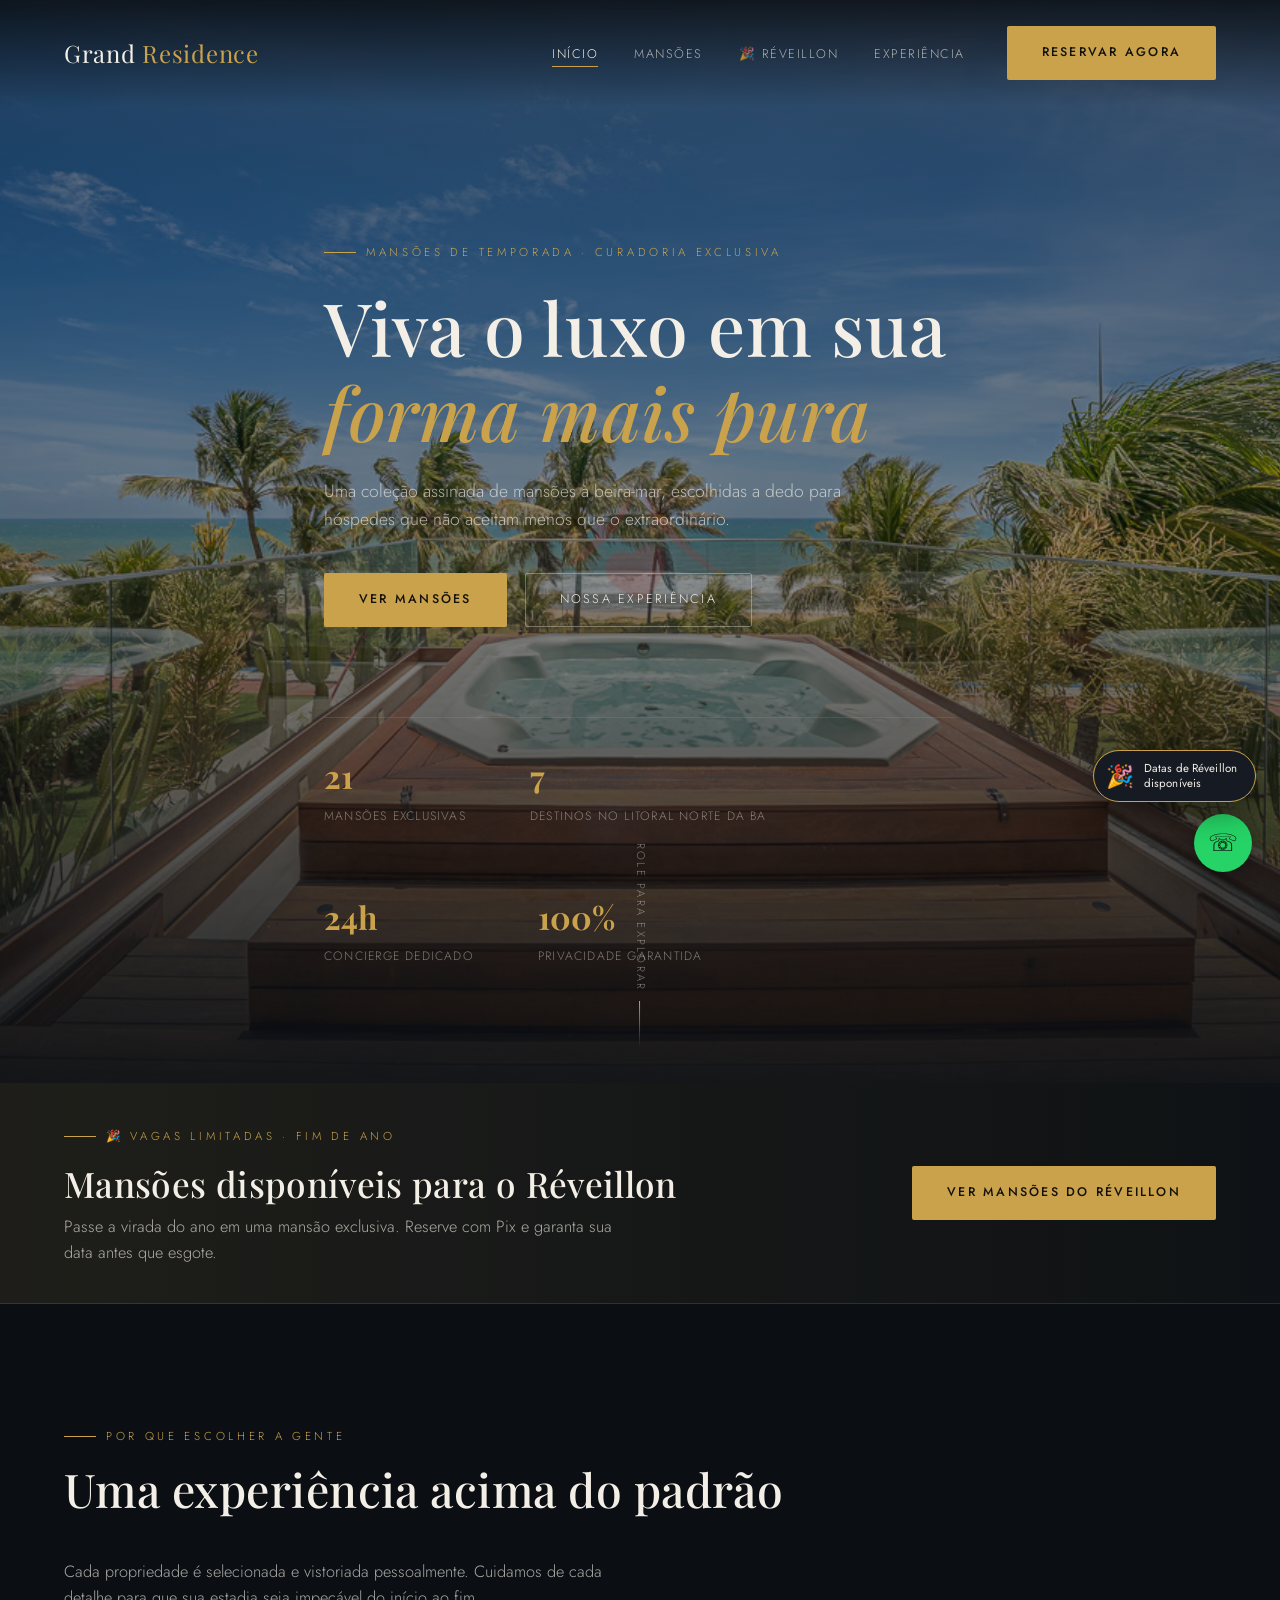
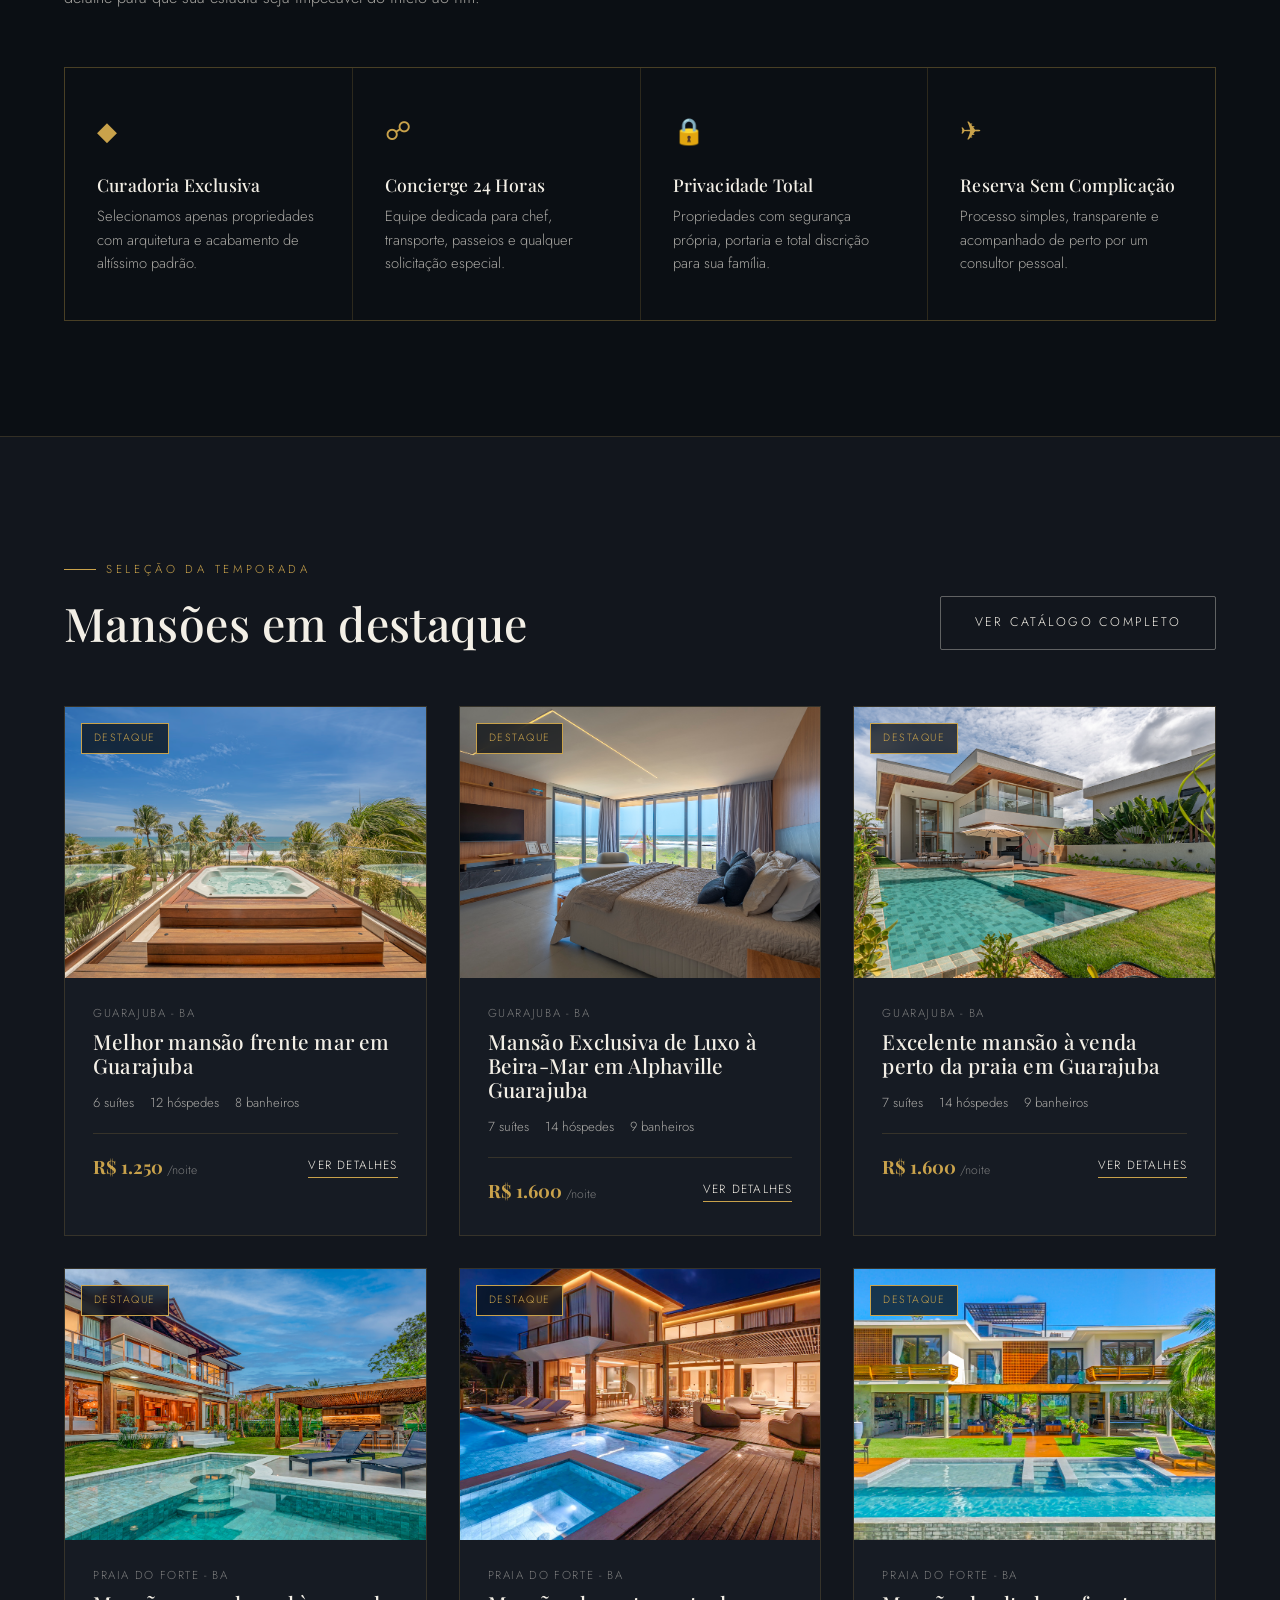
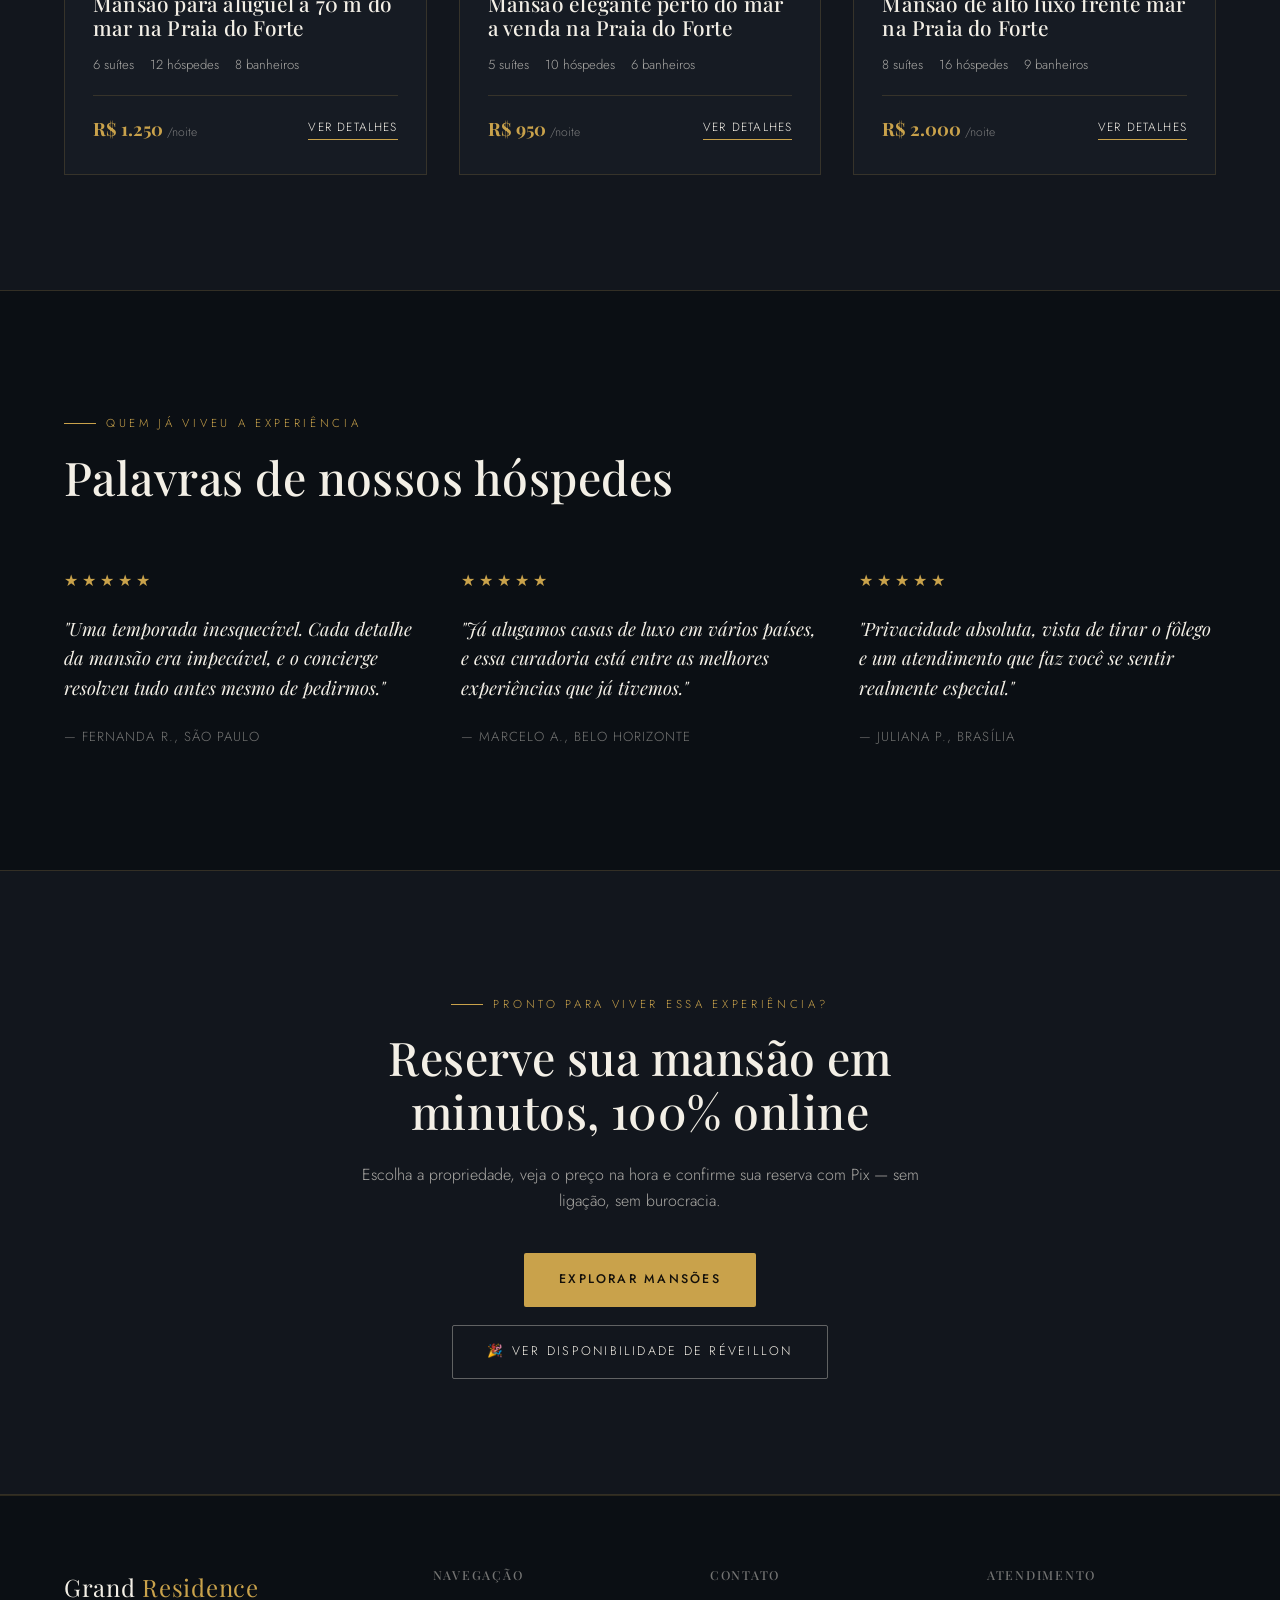
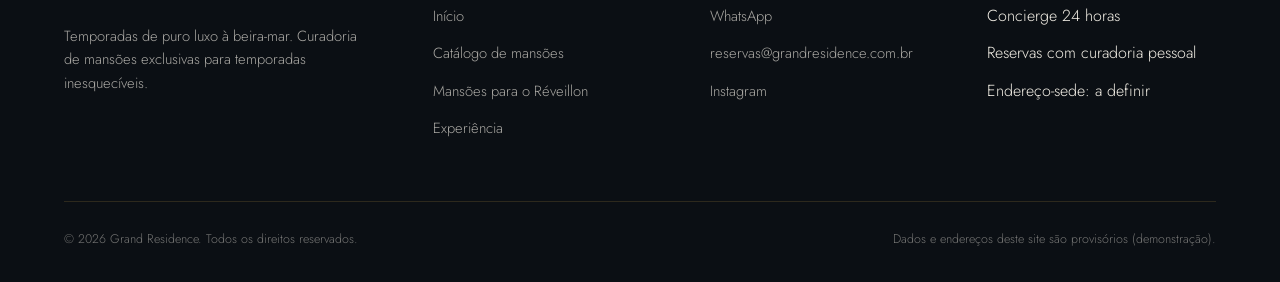
<file: index.html>
<!DOCTYPE html>
<html lang="pt-BR">
<head>
  <meta charset="UTF-8" />
  <meta name="viewport" content="width=device-width, initial-scale=1.0" />

  <!-- Meta Pixel Code -->
  <script>
  !function(f,b,e,v,n,t,s)
  {if(f.fbq)return;n=f.fbq=function(){n.callMethod?
  n.callMethod.apply(n,arguments):n.queue.push(arguments)};
  if(!f._fbq)f._fbq=n;n.push=n;n.loaded=!0;n.version='2.0';
  n.queue=[];t=b.createElement(e);t.async=!0;
  t.src=v;s=b.getElementsByTagName(e)[0];
  s.parentNode.insertBefore(t,s)}(window, document,'script',
  'https://connect.facebook.net/en_US/fbevents.js');
  fbq('init', '1310960770801497');
  fbq('track', 'PageView');
  </script>
  <noscript><img height="1" width="1" style="display:none"
  src="https://www.facebook.com/tr?id=1310960770801497&ev=PageView&noscript=1"
  /></noscript>
  <!-- End Meta Pixel Code -->

  <!-- Utmify UTMs Script -->
  <script
    src="https://cdn.utmify.com.br/scripts/utms/latest.js"
    data-utmify-prevent-xcod-sck
    data-utmify-prevent-subids
    async
    defer
  ></script>
  <!-- End Utmify UTMs Script -->

  <!-- Utmify Pixel Code -->
  <script>
    window.pixelId = "6a586842eb81dc4d1772d307";
    var a = document.createElement("script");
    a.setAttribute("async", "");
    a.setAttribute("defer", "");
    a.setAttribute("src", "https://cdn.utmify.com.br/scripts/pixel/pixel.js");
    document.head.appendChild(a);
  </script>
  <!-- End Utmify Pixel Code -->

  <title>Grand Residence — Temporadas de Puro Luxo à Beira-Mar</title>
  <meta name="description" content="Aluguel de mansões de altíssimo padrão para temporada, com privacidade, concierge 24h e vistas deslumbrantes para o mar." />
  <link rel="preconnect" href="https://fonts.googleapis.com" />
  <link rel="preconnect" href="https://fonts.gstatic.com" crossorigin />
  <link href="https://fonts.googleapis.com/css2?family=Playfair+Display:wght@400;500;600&family=Jost:wght@300;400;500&display=swap" rel="stylesheet" />
  <link rel="stylesheet" href="css/styles.css" />
</head>
<body>
  <header class="header" id="header"></header>

  <section class="hero" id="hero">
    <div class="container hero-conteudo">
      <span class="eyebrow">Mansões de temporada · Curadoria exclusiva</span>
      <h1>Viva o luxo em sua <em>forma mais pura</em></h1>
      <p>Uma coleção assinada de mansões à beira-mar, escolhidas a dedo para hóspedes que não aceitam menos que o extraordinário.</p>
      <div class="hero-acoes">
        <a href="catalogo.html" class="btn btn-primario">Ver Mansões</a>
        <a href="#diferenciais" class="btn btn-secundario">Nossa Experiência</a>
      </div>
      <div class="hero-stats">
        <div><strong id="stat-mansoes">16</strong><span>Mansões exclusivas</span></div>
        <div><strong id="stat-cidades">2</strong><span>Destinos no litoral norte da BA</span></div>
        <div><strong>24h</strong><span>Concierge dedicado</span></div>
        <div><strong>100%</strong><span>Privacidade garantida</span></div>
      </div>
    </div>
    <span class="scroll-cue">Role para explorar</span>
  </section>

  <section class="faixa-reveillon">
    <div class="container faixa-reveillon-conteudo">
      <div>
        <span class="eyebrow">🎉 Vagas limitadas · Fim de ano</span>
        <h2 class="titulo-secao" style="font-size: clamp(1.6rem, 3vw, 2.2rem);">Mansões disponíveis para o Réveillon</h2>
        <p class="subtitulo-secao" style="margin-top: 10px;">Passe a virada do ano em uma mansão exclusiva. Reserve com Pix e garanta sua data antes que esgote.</p>
      </div>
      <a href="reveillon.html" class="btn btn-primario btn-bloco-mobile">Ver Mansões do Réveillon</a>
    </div>
  </section>

  <section id="diferenciais">
    <div class="container">
      <div class="cabecalho-secao">
        <div>
          <span class="eyebrow">Por que escolher a gente</span>
          <h2 class="titulo-secao">Uma experiência acima do padrão</h2>
        </div>
        <p class="subtitulo-secao">Cada propriedade é selecionada e vistoriada pessoalmente. Cuidamos de cada detalhe para que sua estadia seja impecável do início ao fim.</p>
      </div>
      <div class="diferenciais-grid">
        <div class="diferencial">
          <span class="icone">&#9670;</span>
          <h3>Curadoria Exclusiva</h3>
          <p>Selecionamos apenas propriedades com arquitetura e acabamento de altíssimo padrão.</p>
        </div>
        <div class="diferencial">
          <span class="icone">&#9741;</span>
          <h3>Concierge 24 Horas</h3>
          <p>Equipe dedicada para chef, transporte, passeios e qualquer solicitação especial.</p>
        </div>
        <div class="diferencial">
          <span class="icone">&#128274;</span>
          <h3>Privacidade Total</h3>
          <p>Propriedades com segurança própria, portaria e total discrição para sua família.</p>
        </div>
        <div class="diferencial">
          <span class="icone">&#9992;</span>
          <h3>Reserva Sem Complicação</h3>
          <p>Processo simples, transparente e acompanhado de perto por um consultor pessoal.</p>
        </div>
      </div>
    </div>
  </section>

  <section class="secao-alt" id="destaques">
    <div class="container">
      <div class="cabecalho-secao">
        <div>
          <span class="eyebrow">Seleção da temporada</span>
          <h2 class="titulo-secao">Mansões em destaque</h2>
        </div>
        <a href="catalogo.html" class="btn btn-secundario">Ver catálogo completo</a>
      </div>
      <div class="grid-mansoes" id="grid-destaques"></div>
    </div>
  </section>

  <section id="depoimentos">
    <div class="container">
      <div class="cabecalho-secao">
        <div>
          <span class="eyebrow">Quem já viveu a experiência</span>
          <h2 class="titulo-secao">Palavras de nossos hóspedes</h2>
        </div>
      </div>
      <div class="depoimentos-grid">
        <div class="depoimento">
          <div class="estrelas">★★★★★</div>
          <p>"Uma temporada inesquecível. Cada detalhe da mansão era impecável, e o concierge resolveu tudo antes mesmo de pedirmos."</p>
          <div class="autor">— Fernanda R., São Paulo</div>
        </div>
        <div class="depoimento">
          <div class="estrelas">★★★★★</div>
          <p>"Já alugamos casas de luxo em vários países, e essa curadoria está entre as melhores experiências que já tivemos."</p>
          <div class="autor">— Marcelo A., Belo Horizonte</div>
        </div>
        <div class="depoimento">
          <div class="estrelas">★★★★★</div>
          <p>"Privacidade absoluta, vista de tirar o fôlego e um atendimento que faz você se sentir realmente especial."</p>
          <div class="autor">— Juliana P., Brasília</div>
        </div>
      </div>
    </div>
  </section>

  <section class="cta-final secao-alt" id="contato">
    <div class="container">
      <span class="eyebrow">Pronto para viver essa experiência?</span>
      <h2 class="titulo-secao">Reserve sua mansão em minutos, 100% online</h2>
      <p>Escolha a propriedade, veja o preço na hora e confirme sua reserva com Pix — sem ligação, sem burocracia.</p>
      <div class="cta-acoes">
        <a href="catalogo.html" class="btn btn-primario">Explorar Mansões</a>
        <a href="reveillon.html" class="btn btn-secundario">🎉 Ver Disponibilidade de Réveillon</a>
      </div>
    </div>
  </section>

  <footer class="footer" id="footer"></footer>
  <a class="whatsapp-flutuante" id="whatsapp-flutuante" href="#"></a>

  <script src="js/comum.js"></script>
  <script src="js/index.js"></script>
</body>
</html>
</file>
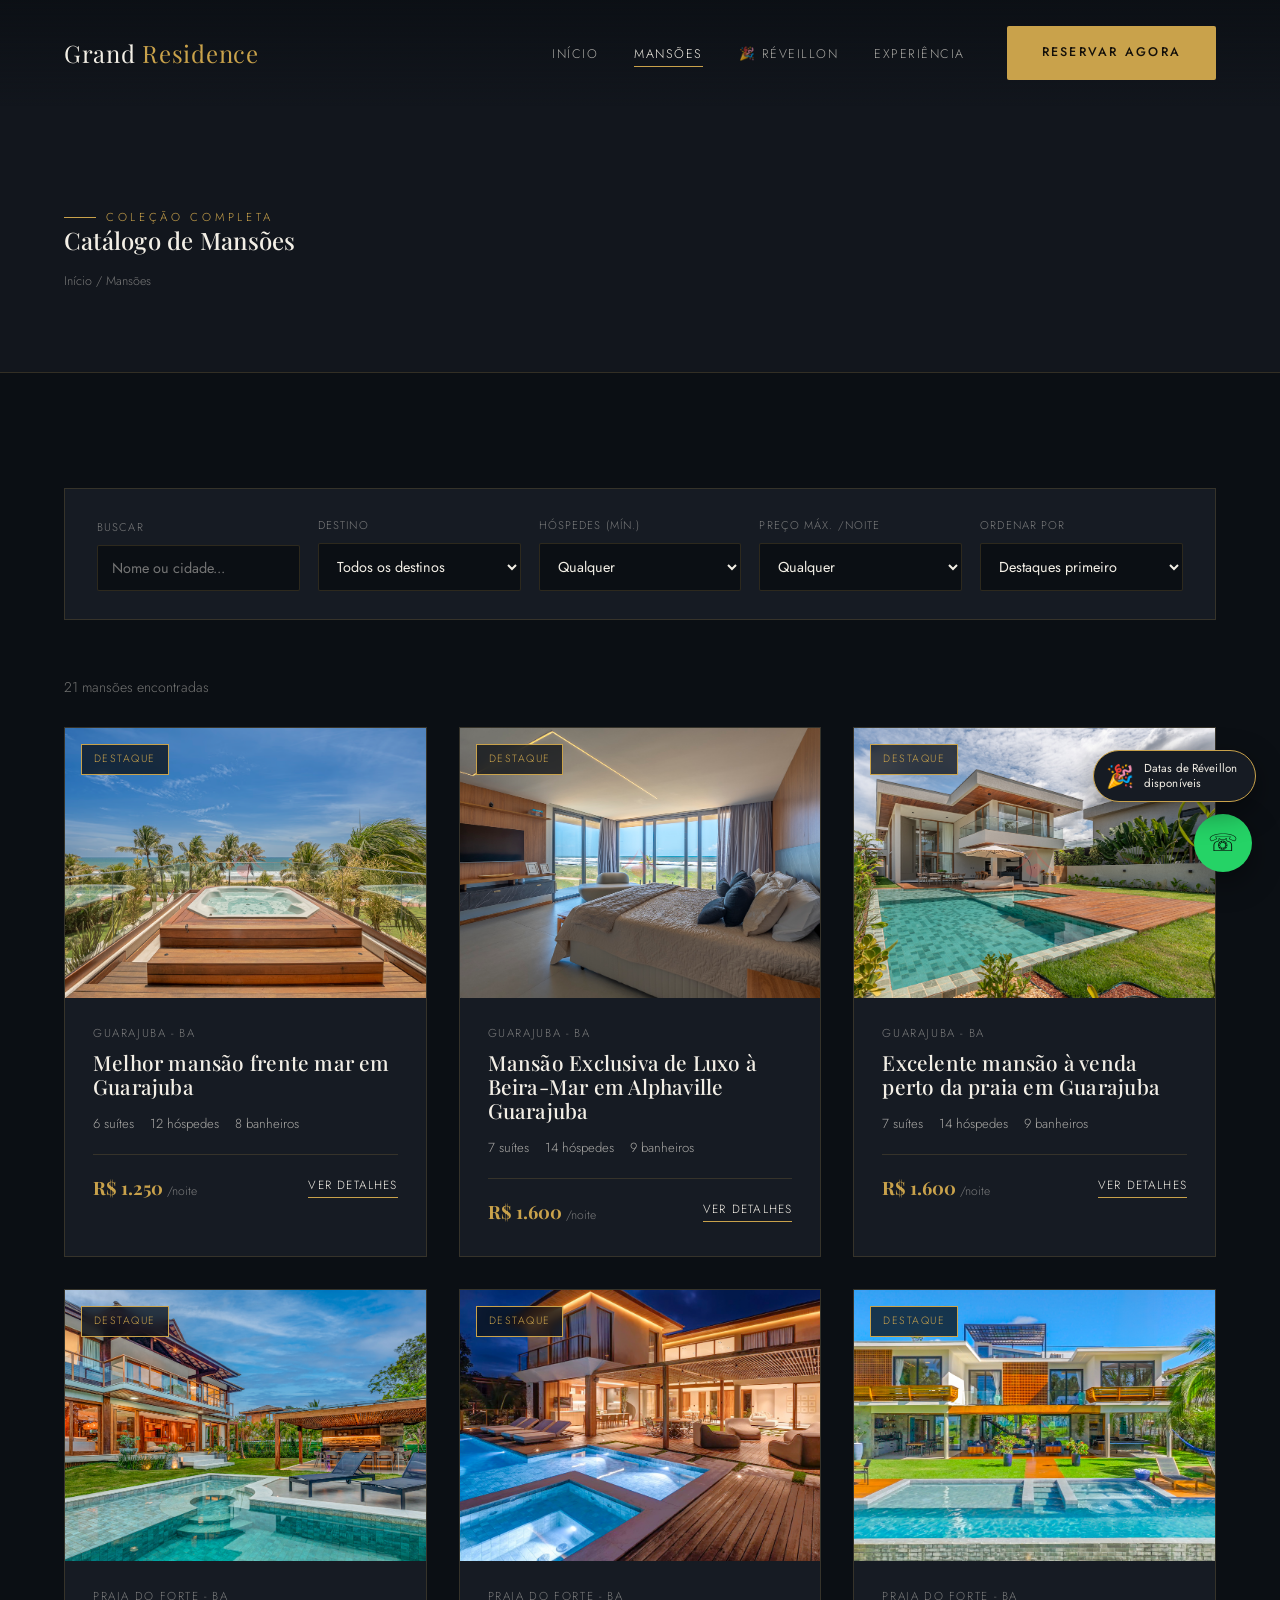
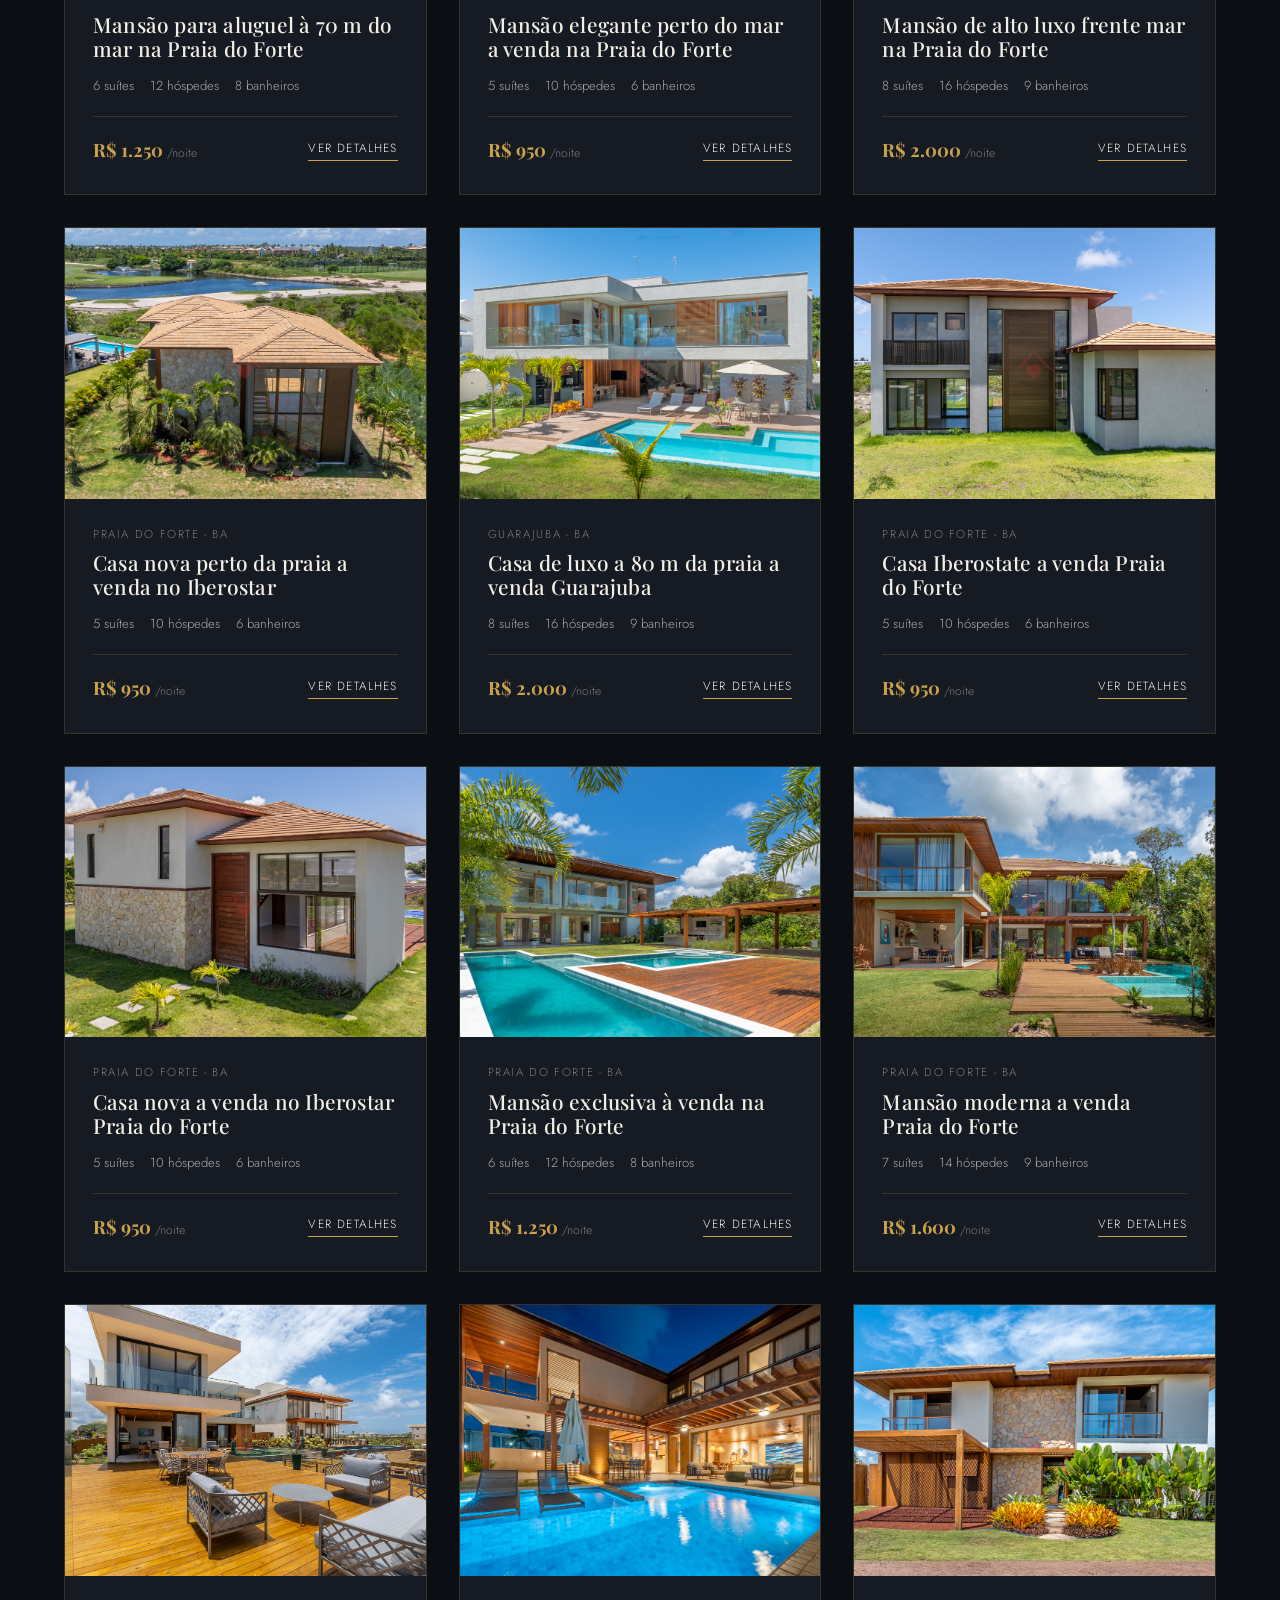
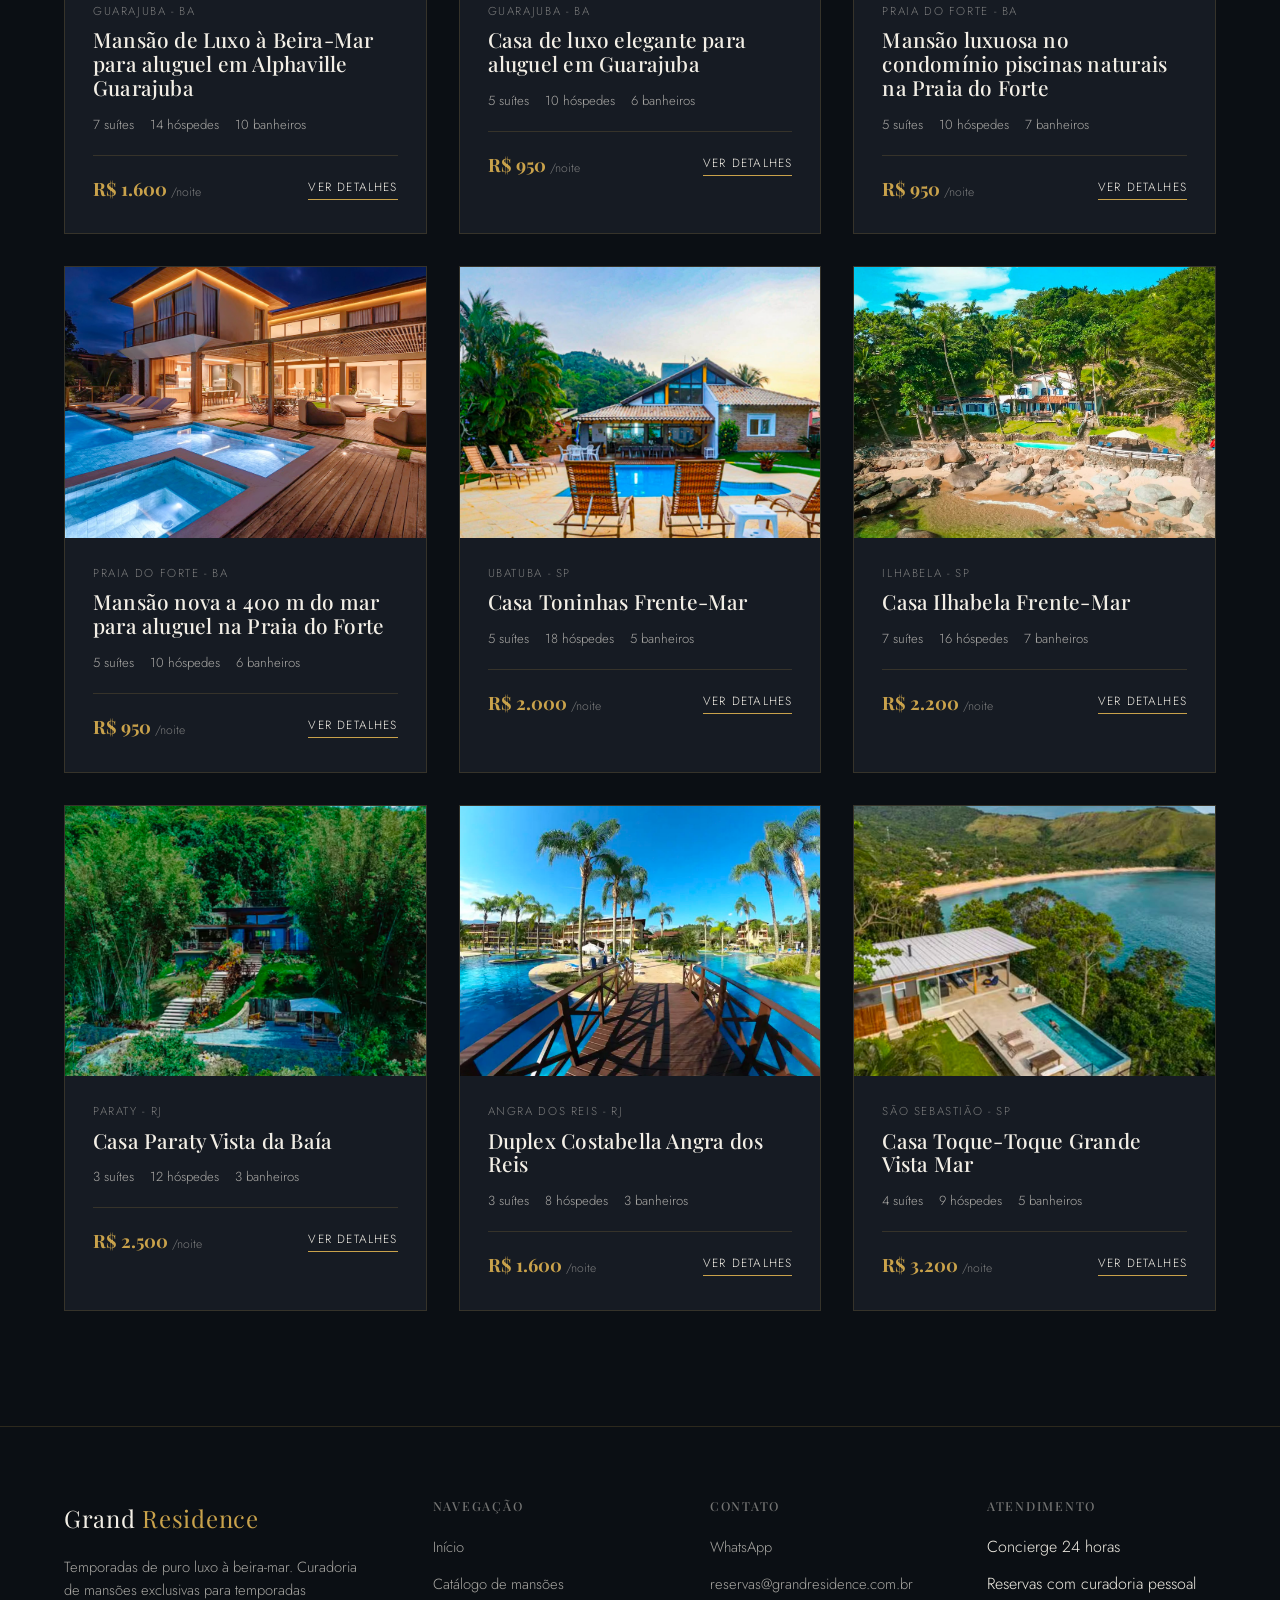
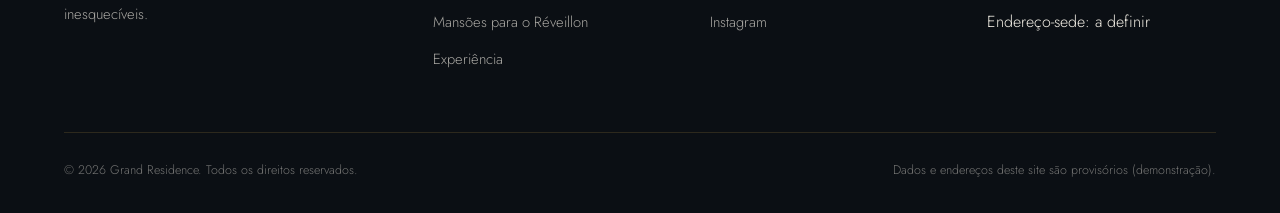
<file: catalogo.html>
<!DOCTYPE html>
<html lang="pt-BR">
<head>
  <meta charset="UTF-8" />
  <meta name="viewport" content="width=device-width, initial-scale=1.0" />

  <!-- Meta Pixel Code -->
  <script>
  !function(f,b,e,v,n,t,s)
  {if(f.fbq)return;n=f.fbq=function(){n.callMethod?
  n.callMethod.apply(n,arguments):n.queue.push(arguments)};
  if(!f._fbq)f._fbq=n;n.push=n;n.loaded=!0;n.version='2.0';
  n.queue=[];t=b.createElement(e);t.async=!0;
  t.src=v;s=b.getElementsByTagName(e)[0];
  s.parentNode.insertBefore(t,s)}(window, document,'script',
  'https://connect.facebook.net/en_US/fbevents.js');
  fbq('init', '1310960770801497');
  fbq('track', 'PageView');
  </script>
  <noscript><img height="1" width="1" style="display:none"
  src="https://www.facebook.com/tr?id=1310960770801497&ev=PageView&noscript=1"
  /></noscript>
  <!-- End Meta Pixel Code -->

  <!-- Utmify UTMs Script -->
  <script
    src="https://cdn.utmify.com.br/scripts/utms/latest.js"
    data-utmify-prevent-xcod-sck
    data-utmify-prevent-subids
    async
    defer
  ></script>
  <!-- End Utmify UTMs Script -->

  <!-- Utmify Pixel Code -->
  <script>
    window.pixelId = "6a586842eb81dc4d1772d307";
    var a = document.createElement("script");
    a.setAttribute("async", "");
    a.setAttribute("defer", "");
    a.setAttribute("src", "https://cdn.utmify.com.br/scripts/pixel/pixel.js");
    document.head.appendChild(a);
  </script>
  <!-- End Utmify Pixel Code -->

  <title>Catálogo de Mansões — Grand Residence</title>
  <meta name="description" content="Explore nosso catálogo completo de mansões de luxo para temporada, com filtros por cidade, preço e número de hóspedes." />
  <link rel="preconnect" href="https://fonts.googleapis.com" />
  <link rel="preconnect" href="https://fonts.gstatic.com" crossorigin />
  <link href="https://fonts.googleapis.com/css2?family=Playfair+Display:wght@400;500;600&family=Jost:wght@300;400;500&display=swap" rel="stylesheet" />
  <link rel="stylesheet" href="css/styles.css" />
</head>
<body>
  <header class="header" id="header"></header>

  <section class="pagina-hero">
    <div class="container">
      <span class="eyebrow">Coleção completa</span>
      <h1 class="titulo-secao">Catálogo de Mansões</h1>
      <p class="breadcrumb"><a href="index.html">Início</a> / Mansões</p>
    </div>
  </section>

  <section>
    <div class="container">
      <div class="filtros">
        <div class="campo-filtro">
          <label for="f-busca">Buscar</label>
          <input type="text" id="f-busca" placeholder="Nome ou cidade..." />
        </div>
        <div class="campo-filtro">
          <label for="f-cidade">Destino</label>
          <select id="f-cidade">
            <option value="">Todos os destinos</option>
          </select>
        </div>
        <div class="campo-filtro">
          <label for="f-hospedes">Hóspedes (mín.)</label>
          <select id="f-hospedes">
            <option value="">Qualquer</option>
            <option value="6">6+</option>
            <option value="10">10+</option>
            <option value="14">14+</option>
            <option value="18">18+</option>
          </select>
        </div>
        <div class="campo-filtro">
          <label for="f-preco">Preço máx. /noite</label>
          <select id="f-preco">
            <option value="">Qualquer</option>
            <option value="5000">Até R$ 5.000</option>
            <option value="7000">Até R$ 7.000</option>
            <option value="9000">Até R$ 9.000</option>
            <option value="99999">Até R$ 12.000</option>
          </select>
        </div>
        <div class="campo-filtro">
          <label for="f-ordenar">Ordenar por</label>
          <select id="f-ordenar">
            <option value="destaque">Destaques primeiro</option>
            <option value="preco-asc">Menor preço</option>
            <option value="preco-desc">Maior preço</option>
            <option value="hospedes-desc">Mais hóspedes</option>
          </select>
        </div>
      </div>

      <p class="resultado-info" id="resultado-info"></p>
      <div class="grid-mansoes" id="grid-catalogo"></div>
    </div>
  </section>

  <footer class="footer" id="footer"></footer>
  <a class="whatsapp-flutuante" id="whatsapp-flutuante" href="#"></a>

  <script src="js/comum.js"></script>
  <script src="js/catalogo.js"></script>
</body>
</html>
</file>
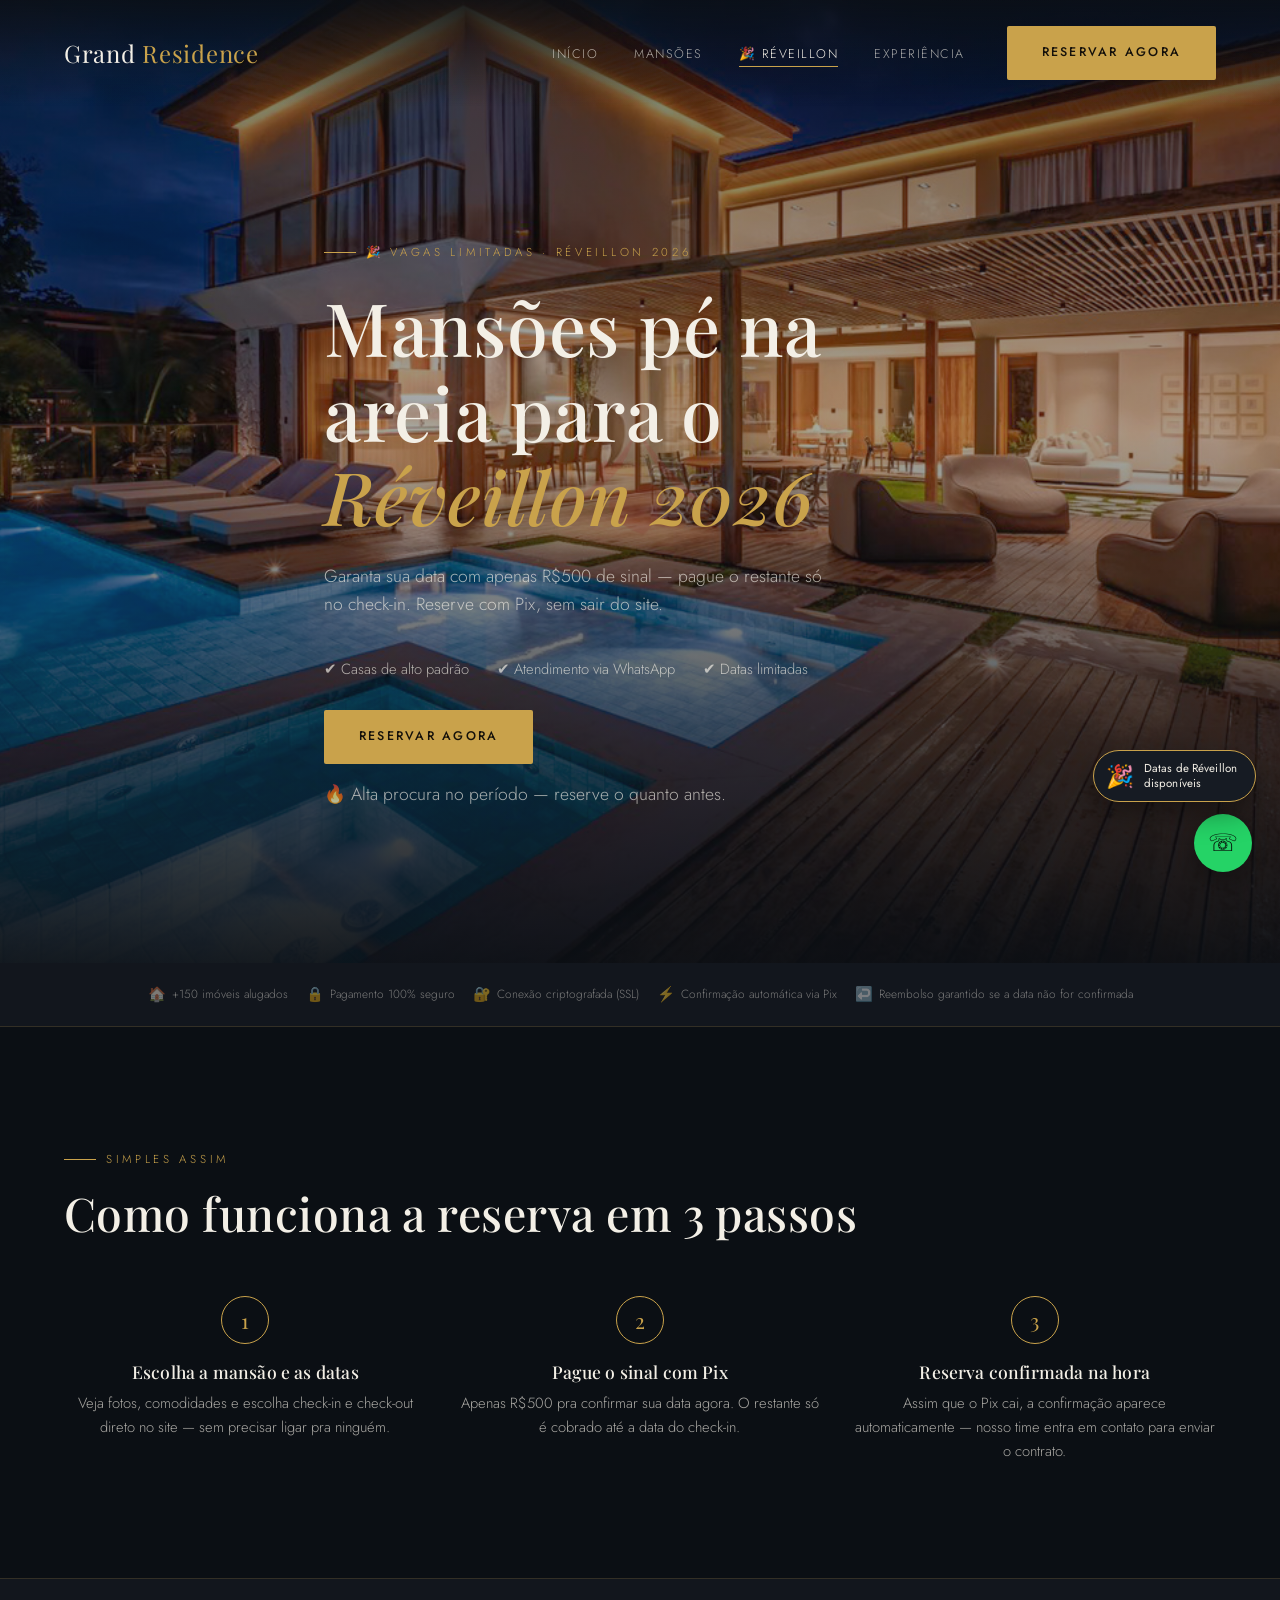
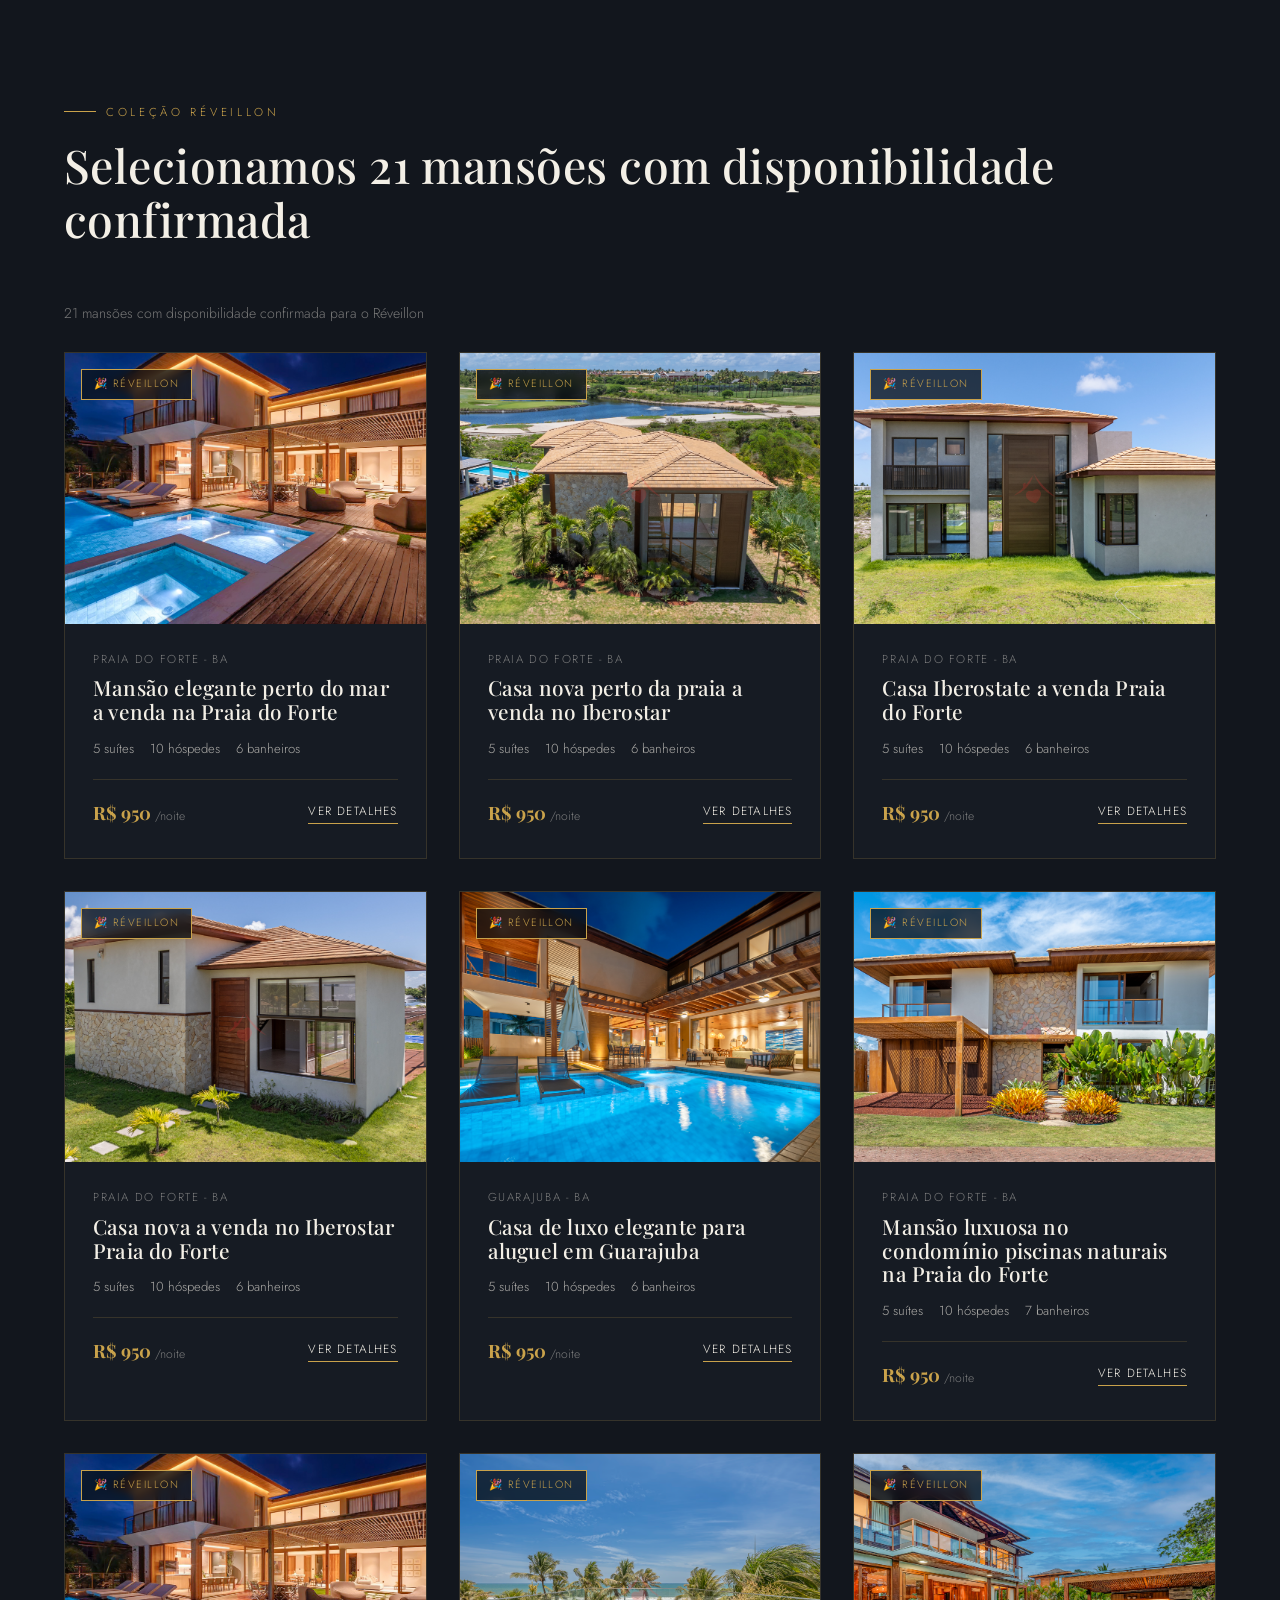
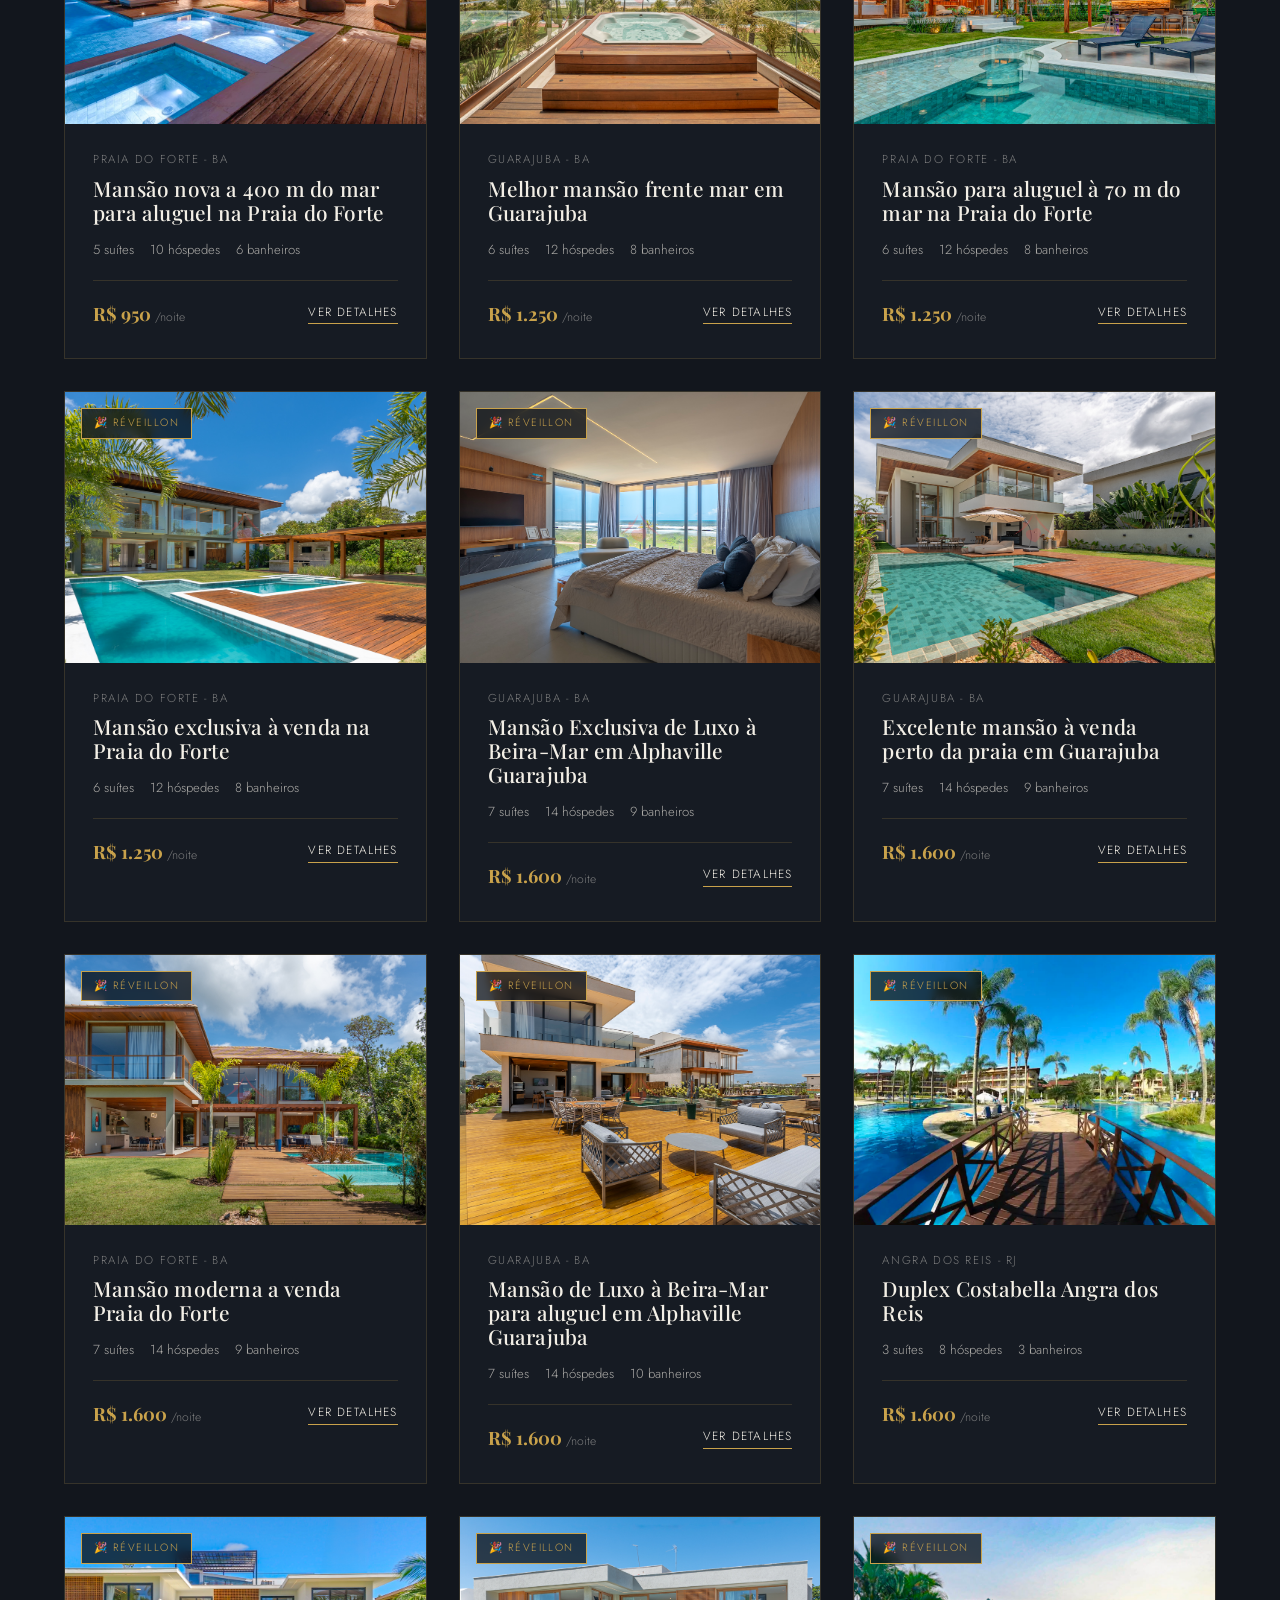
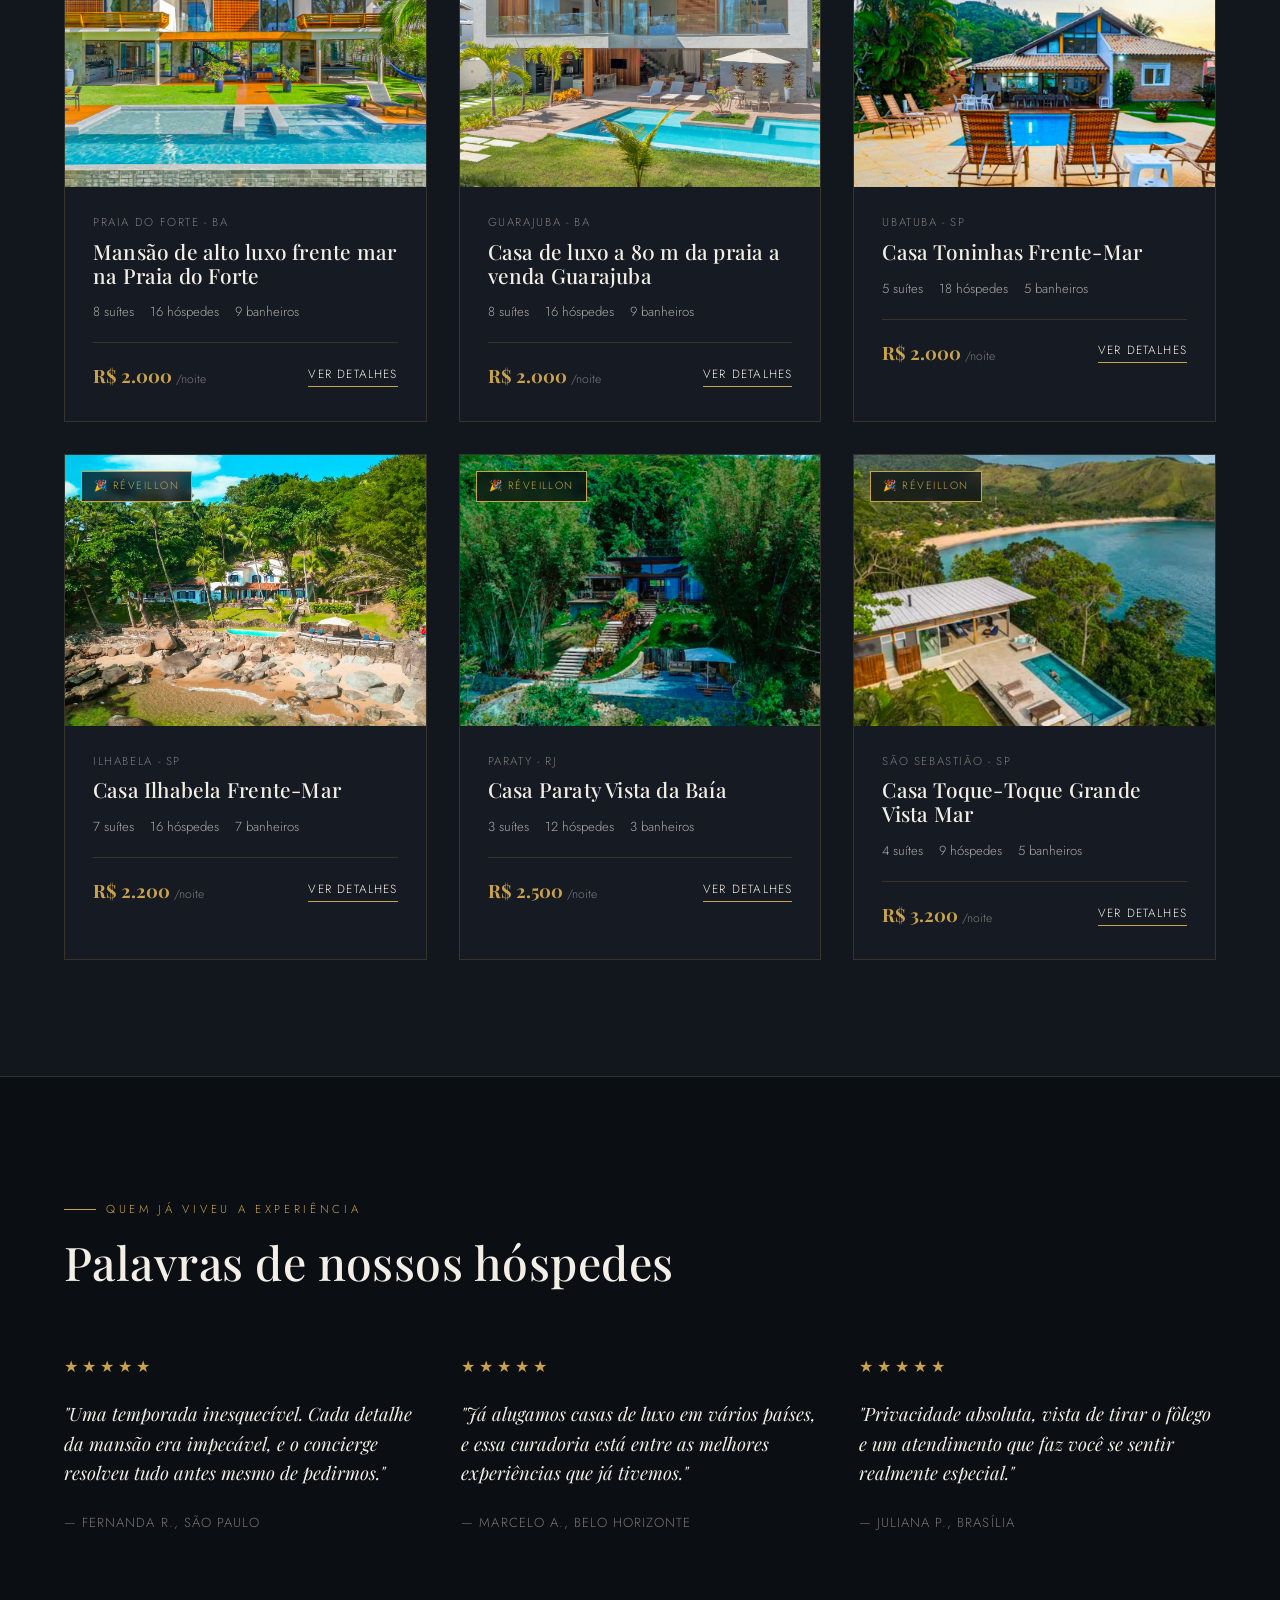
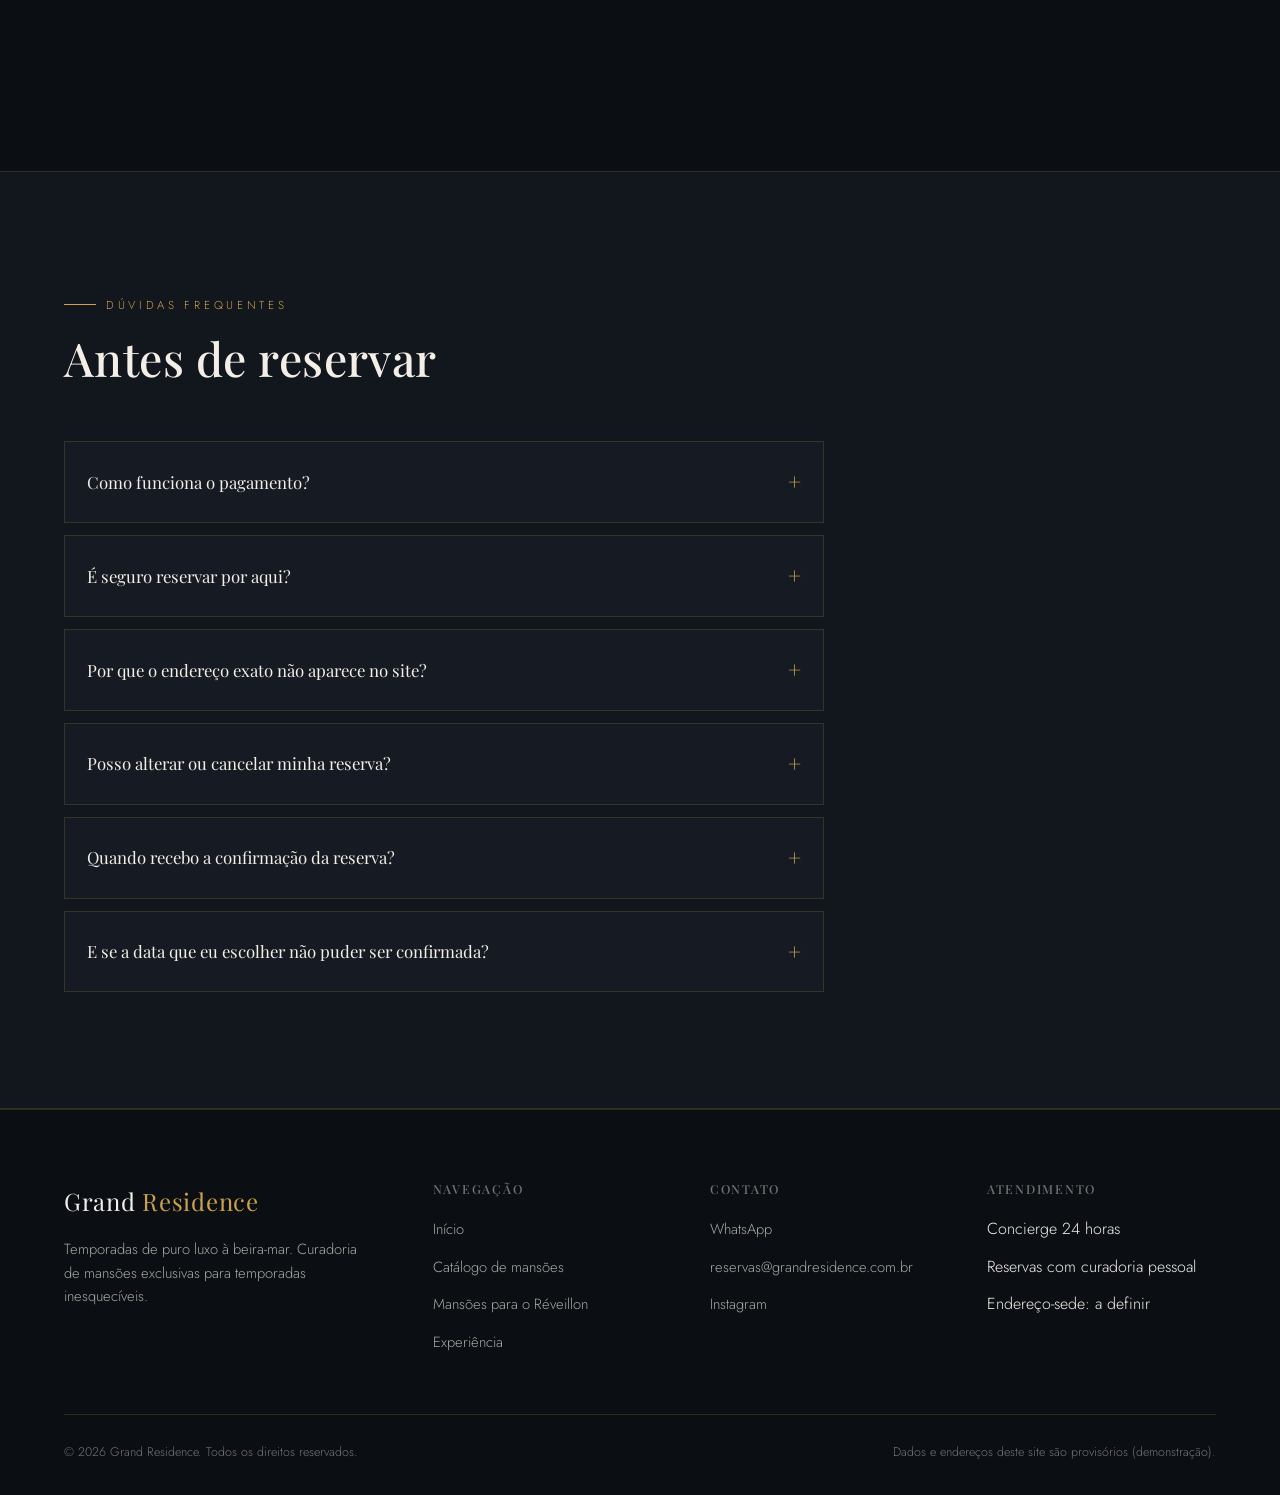
<file: reveillon.html>
<!DOCTYPE html>
<html lang="pt-BR">
<head>
  <meta charset="UTF-8" />
  <meta name="viewport" content="width=device-width, initial-scale=1.0" />

  <!-- Meta Pixel Code -->
  <script>
  !function(f,b,e,v,n,t,s)
  {if(f.fbq)return;n=f.fbq=function(){n.callMethod?
  n.callMethod.apply(n,arguments):n.queue.push(arguments)};
  if(!f._fbq)f._fbq=n;n.push=n;n.loaded=!0;n.version='2.0';
  n.queue=[];t=b.createElement(e);t.async=!0;
  t.src=v;s=b.getElementsByTagName(e)[0];
  s.parentNode.insertBefore(t,s)}(window, document,'script',
  'https://connect.facebook.net/en_US/fbevents.js');
  fbq('init', '1310960770801497');
  fbq('track', 'PageView');
  </script>
  <noscript><img height="1" width="1" style="display:none"
  src="https://www.facebook.com/tr?id=1310960770801497&ev=PageView&noscript=1"
  /></noscript>
  <!-- End Meta Pixel Code -->

  <!-- Utmify UTMs Script -->
  <script
    src="https://cdn.utmify.com.br/scripts/utms/latest.js"
    data-utmify-prevent-xcod-sck
    data-utmify-prevent-subids
    async
    defer
  ></script>
  <!-- End Utmify UTMs Script -->

  <!-- Utmify Pixel Code -->
  <script>
    window.pixelId = "6a586842eb81dc4d1772d307";
    var a = document.createElement("script");
    a.setAttribute("async", "");
    a.setAttribute("defer", "");
    a.setAttribute("src", "https://cdn.utmify.com.br/scripts/pixel/pixel.js");
    document.head.appendChild(a);
  </script>
  <!-- End Utmify Pixel Code -->

  <title>Mansões para o Réveillon — Grand Residence</title>
  <meta name="description" content="Mansões de luxo com disponibilidade confirmada para a virada do ano. Reserve com Pix, 100% online." />
  <link rel="preconnect" href="https://fonts.googleapis.com" />
  <link rel="preconnect" href="https://fonts.gstatic.com" crossorigin />
  <link href="https://fonts.googleapis.com/css2?family=Playfair+Display:wght@400;500;600&family=Jost:wght@300;400;500&display=swap" rel="stylesheet" />
  <link rel="stylesheet" href="css/styles.css" />
</head>
<body>
  <header class="header" id="header"></header>

  <section class="hero" id="hero-reveillon">
    <div class="container hero-conteudo">
      <span class="eyebrow">🎉 Vagas limitadas · Réveillon 2026</span>
      <h1>Mansões pé na areia para o <em>Réveillon 2026</em></h1>
      <p>Garanta sua data com apenas R$500 de sinal — pague o restante só no check-in. Reserve com Pix, sem sair do site.</p>
      <ul class="lista-check">
        <li>✔ Casas de alto padrão</li>
        <li>✔ Atendimento via WhatsApp</li>
        <li>✔ Datas limitadas</li>
      </ul>
      <div class="hero-acoes">
        <a href="#mansoes-reveillon" class="btn btn-primario">Reservar Agora</a>
      </div>
      <p class="aviso-urgencia">🔥 Alta procura no período — reserve o quanto antes.</p>
    </div>
  </section>

  <div class="selos-seguranca selos-faixa">
    <div class="selo"><span class="selo-icone">🏠</span><span>+150 imóveis alugados</span></div>
    <div class="selo"><span class="selo-icone">🔒</span><span>Pagamento 100% seguro</span></div>
    <div class="selo"><span class="selo-icone">🔐</span><span>Conexão criptografada (SSL)</span></div>
    <div class="selo"><span class="selo-icone">⚡</span><span>Confirmação automática via Pix</span></div>
    <div class="selo"><span class="selo-icone">↩️</span><span>Reembolso garantido se a data não for confirmada</span></div>
  </div>

  <section id="como-funciona">
    <div class="container">
      <div class="cabecalho-secao">
        <div>
          <span class="eyebrow">Simples assim</span>
          <h2 class="titulo-secao">Como funciona a reserva em 3 passos</h2>
        </div>
      </div>
      <div class="passos-grid">
        <div class="passo-explicativo">
          <span class="passo-numero">1</span>
          <h3>Escolha a mansão e as datas</h3>
          <p>Veja fotos, comodidades e escolha check-in e check-out direto no site — sem precisar ligar pra ninguém.</p>
        </div>
        <div class="passo-explicativo">
          <span class="passo-numero">2</span>
          <h3>Pague o sinal com Pix</h3>
          <p>Apenas R$500 pra confirmar sua data agora. O restante só é cobrado até a data do check-in.</p>
        </div>
        <div class="passo-explicativo">
          <span class="passo-numero">3</span>
          <h3>Reserva confirmada na hora</h3>
          <p>Assim que o Pix cai, a confirmação aparece automaticamente — nosso time entra em contato para enviar o contrato.</p>
        </div>
      </div>
    </div>
  </section>

  <section class="secao-alt" id="mansoes-reveillon">
    <div class="container">
      <div class="cabecalho-secao">
        <div>
          <span class="eyebrow">Coleção Réveillon</span>
          <h2 class="titulo-secao">Selecionamos <span id="total-reveillon">16</span> mansões com disponibilidade confirmada</h2>
        </div>
      </div>
      <p class="resultado-info" id="resultado-info"></p>
      <div class="grid-mansoes" id="grid-reveillon"></div>
    </div>
  </section>

  <section id="reveillon-depoimentos">
    <div class="container">
      <div class="cabecalho-secao">
        <div>
          <span class="eyebrow">Quem já viveu a experiência</span>
          <h2 class="titulo-secao">Palavras de nossos hóspedes</h2>
        </div>
      </div>
      <div class="depoimentos-grid">
        <div class="depoimento">
          <div class="estrelas">★★★★★</div>
          <p>"Uma temporada inesquecível. Cada detalhe da mansão era impecável, e o concierge resolveu tudo antes mesmo de pedirmos."</p>
          <div class="autor">— Fernanda R., São Paulo</div>
        </div>
        <div class="depoimento">
          <div class="estrelas">★★★★★</div>
          <p>"Já alugamos casas de luxo em vários países, e essa curadoria está entre as melhores experiências que já tivemos."</p>
          <div class="autor">— Marcelo A., Belo Horizonte</div>
        </div>
        <div class="depoimento">
          <div class="estrelas">★★★★★</div>
          <p>"Privacidade absoluta, vista de tirar o fôlego e um atendimento que faz você se sentir realmente especial."</p>
          <div class="autor">— Juliana P., Brasília</div>
        </div>
      </div>
    </div>
  </section>

  <section class="secao-alt oferta-faq">
    <div class="container">
      <div class="cabecalho-secao">
        <div>
          <span class="eyebrow">Dúvidas frequentes</span>
          <h2 class="titulo-secao">Antes de reservar</h2>
        </div>
      </div>
      <div class="faq-lista">
        <details class="faq-item">
          <summary>Como funciona o pagamento?</summary>
          <p>A taxa de reserva padrão é de R$700, mas pagando via Pix você recebe 30% de desconto automático — o valor final fica em torno de R$500, pago na hora para confirmar a data. O restante é combinado com nosso time e pago até a data do check-in — nunca antes disso.</p>
        </details>
        <details class="faq-item">
          <summary>É seguro reservar por aqui?</summary>
          <p>Sim. O pagamento é processado via Pix, com conexão criptografada (SSL) em todo o site. Não pedimos nem armazenamos dados de cartão em nenhum momento.</p>
        </details>
        <details class="faq-item">
          <summary>Por que o endereço exato não aparece no site?</summary>
          <p>Por padrão de privacidade e segurança dos proprietários — comum em imóveis de alto padrão. O endereço completo é enviado após a confirmação da reserva.</p>
        </details>
        <details class="faq-item">
          <summary>Posso alterar ou cancelar minha reserva?</summary>
          <p>Sim, é só falar com a gente pelo WhatsApp o quanto antes. Cada caso é analisado com nosso time de atendimento.</p>
        </details>
        <details class="faq-item">
          <summary>Quando recebo a confirmação da reserva?</summary>
          <p>Assim que o Pix da taxa de reserva é identificado — geralmente em poucos segundos — a confirmação aparece automaticamente na tela, com o código da sua reserva.</p>
        </details>
        <details class="faq-item">
          <summary>E se a data que eu escolher não puder ser confirmada?</summary>
          <p>Se por qualquer motivo não conseguirmos confirmar a disponibilidade da data escolhida, devolvemos 100% da taxa de reserva paga.</p>
        </details>
      </div>
    </div>
  </section>

  <footer class="footer" id="footer"></footer>
  <a class="whatsapp-flutuante" id="whatsapp-flutuante" href="#"></a>

  <script src="js/comum.js"></script>
  <script src="js/reveillon.js"></script>
</body>
</html>
</file>
<file: css/styles.css>
/* ==========================================================================
   Grand Residence — design system
   ========================================================================== */

:root {
  --cor-primaria: #0b0f14;
  --cor-primaria-2: #12161d;
  --cor-superficie: #161b23;
  --cor-borda: rgba(201, 162, 75, 0.18);
  --cor-destaque: #c9a24b;
  --cor-destaque-clara: #e4c778;
  --cor-texto: #f3efe6;
  --cor-texto-suave: rgba(243, 239, 230, 0.68);
  --cor-texto-fraca: rgba(243, 239, 230, 0.45);
  --fonte-titulo: "Playfair Display", "Georgia", serif;
  --fonte-corpo: "Jost", "Inter", "Helvetica Neue", sans-serif;
  --espaco-secao: clamp(64px, 9vw, 140px);
  --raio: 2px;
  --sombra: 0 30px 60px -20px rgba(0, 0, 0, 0.55);
  --transicao: 0.35s cubic-bezier(0.16, 1, 0.3, 1);
}

* {
  box-sizing: border-box;
  margin: 0;
  padding: 0;
}

[hidden] {
  display: none !important;
}

html {
  scroll-behavior: smooth;
}

body {
  background: var(--cor-primaria);
  color: var(--cor-texto);
  font-family: var(--fonte-corpo);
  font-weight: 300;
  line-height: 1.6;
  -webkit-font-smoothing: antialiased;
  overflow-x: hidden;
}

img {
  max-width: 100%;
  display: block;
}

a {
  color: inherit;
  text-decoration: none;
}

ul {
  list-style: none;
}

button {
  font-family: inherit;
  cursor: pointer;
}

.container {
  width: 100%;
  max-width: 1280px;
  margin: 0 auto;
  padding: 0 clamp(20px, 5vw, 64px);
}

.eyebrow {
  display: inline-flex;
  align-items: center;
  gap: 10px;
  font-family: var(--fonte-corpo);
  font-size: 0.72rem;
  letter-spacing: 0.32em;
  text-transform: uppercase;
  color: var(--cor-destaque);
}

.eyebrow::before {
  content: "";
  width: 32px;
  height: 1px;
  background: var(--cor-destaque);
}

h1, h2, h3, h4 {
  font-family: var(--fonte-titulo);
  font-weight: 500;
  line-height: 1.15;
  letter-spacing: 0.01em;
}

h2.titulo-secao {
  font-size: clamp(2rem, 4vw, 2.9rem);
  margin: 18px 0 0;
}

.subtitulo-secao {
  max-width: 560px;
  color: var(--cor-texto-suave);
  font-size: 1.02rem;
  margin-top: 18px;
}

.cabecalho-secao {
  display: flex;
  flex-wrap: wrap;
  align-items: flex-end;
  justify-content: space-between;
  gap: 24px;
  margin-bottom: 56px;
}

/* ---------- Botões ---------- */

.btn {
  appearance: none;
  -webkit-appearance: none;
  display: inline-flex;
  align-items: center;
  justify-content: center;
  gap: 10px;
  padding: 16px 34px;
  font-size: 0.78rem;
  letter-spacing: 0.18em;
  text-transform: uppercase;
  background: transparent;
  border: 1px solid transparent;
  border-radius: var(--raio);
  transition: all var(--transicao);
  white-space: nowrap;
}

.btn-primario {
  background: var(--cor-destaque);
  color: #14100a;
  font-weight: 500;
}

.btn-primario:hover {
  background: var(--cor-destaque-clara);
  transform: translateY(-2px);
}

.btn-secundario {
  border-color: rgba(243, 239, 230, 0.35);
  color: var(--cor-texto);
}

.btn-secundario:hover {
  border-color: var(--cor-destaque);
  color: var(--cor-destaque);
}

.btn-whatsapp {
  background: #1f2b23;
  color: #d9f2e4;
  border-color: rgba(217, 242, 228, 0.15);
}

.btn-whatsapp:hover {
  background: #24382c;
  border-color: rgba(217, 242, 228, 0.35);
}

.btn-bloco {
  width: 100%;
}

/* ---------- Header ---------- */

.header {
  position: fixed;
  top: 0;
  left: 0;
  right: 0;
  z-index: 100;
  padding: 26px 0;
  transition: all var(--transicao);
  background: linear-gradient(to bottom, rgba(11, 15, 20, 0.85), transparent);
}

.header.scrolled {
  padding: 16px 0;
  background: rgba(11, 15, 20, 0.92);
  backdrop-filter: blur(10px);
  border-bottom: 1px solid var(--cor-borda);
}

.header .container {
  display: flex;
  align-items: center;
  justify-content: space-between;
}

.marca {
  font-family: var(--fonte-titulo);
  font-size: 1.5rem;
  letter-spacing: 0.03em;
}

.marca span {
  color: var(--cor-destaque);
}

.nav {
  display: flex;
  align-items: center;
  gap: 42px;
}

.nav-links {
  display: flex;
  gap: 36px;
}

.nav-links a {
  font-size: 0.78rem;
  letter-spacing: 0.12em;
  text-transform: uppercase;
  color: var(--cor-texto-suave);
  transition: color var(--transicao);
  position: relative;
  padding-bottom: 4px;
}

.nav-links a:hover,
.nav-links a.ativo {
  color: var(--cor-texto);
}

.nav-links a.ativo::after {
  content: "";
  position: absolute;
  left: 0;
  bottom: 0;
  width: 100%;
  height: 1px;
  background: var(--cor-destaque);
}

.nav-toggle {
  display: none;
  background: none;
  border: none;
  color: var(--cor-texto);
  font-size: 1.6rem;
}

.nav-links-cta {
  display: none;
}

/* ---------- Hero ---------- */

.hero {
  position: relative;
  min-height: 100vh;
  display: flex;
  align-items: center;
  background-size: cover;
  background-position: center;
  isolation: isolate;
}

.hero::after {
  content: "";
  position: absolute;
  inset: 0;
  background: linear-gradient(180deg, rgba(11, 15, 20, 0.55) 0%, rgba(11, 15, 20, 0.35) 45%, rgba(11, 15, 20, 0.95) 100%);
  z-index: -1;
}

.hero-conteudo {
  max-width: 760px;
  padding-top: 120px;
}

.hero h1 {
  font-size: clamp(2.6rem, 6vw, 4.6rem);
  margin: 22px 0 24px;
}

.hero h1 em {
  font-style: italic;
  color: var(--cor-destaque);
}

.hero p {
  font-size: 1.1rem;
  color: var(--cor-texto-suave);
  max-width: 520px;
  margin-bottom: 40px;
}

.hero-acoes {
  display: flex;
  gap: 18px;
  flex-wrap: wrap;
}

.aviso-urgencia {
  margin-top: 16px;
  font-size: 0.85rem;
  color: var(--cor-destaque);
}

.lista-check {
  display: flex;
  flex-wrap: wrap;
  gap: 10px 28px;
  margin-bottom: 28px;
  list-style: none;
}

.lista-check li {
  font-size: 0.92rem;
  color: var(--cor-texto-suave);
}

.hero-stats {
  display: flex;
  gap: clamp(24px, 5vw, 64px);
  margin-top: 90px;
  padding-top: 32px;
  border-top: 1px solid var(--cor-borda);
  flex-wrap: wrap;
}

.hero-stats div strong {
  display: block;
  font-family: var(--fonte-titulo);
  font-size: 2rem;
  color: var(--cor-destaque);
}

.hero-stats div span {
  font-size: 0.76rem;
  letter-spacing: 0.1em;
  text-transform: uppercase;
  color: var(--cor-texto-fraca);
}

.scroll-cue {
  position: absolute;
  bottom: 36px;
  left: 50%;
  transform: translateX(-50%);
  writing-mode: vertical-rl;
  font-size: 0.7rem;
  letter-spacing: 0.2em;
  text-transform: uppercase;
  color: var(--cor-texto-fraca);
  display: flex;
  align-items: center;
  gap: 10px;
}

.scroll-cue::after {
  content: "";
  width: 1px;
  height: 46px;
  background: linear-gradient(var(--cor-destaque), transparent);
}

/* ---------- Seções gerais ---------- */

section {
  padding: var(--espaco-secao) 0;
}

.secao-alt {
  background: var(--cor-primaria-2);
  border-top: 1px solid var(--cor-borda);
  border-bottom: 1px solid var(--cor-borda);
}

.faixa-reveillon {
  padding: 36px 0;
  background: linear-gradient(90deg, rgba(201, 162, 75, 0.1), rgba(201, 162, 75, 0.02));
  border-bottom: 1px solid var(--cor-borda);
}

.faixa-reveillon-conteudo {
  display: flex;
  align-items: center;
  justify-content: space-between;
  gap: 32px;
  flex-wrap: wrap;
}

.faixa-reveillon-conteudo .btn {
  flex-shrink: 0;
}

@media (max-width: 768px) {
  .faixa-reveillon-conteudo {
    flex-direction: column;
    align-items: stretch;
  }
  .btn-bloco-mobile {
    width: 100%;
    text-align: center;
  }
}

/* ---------- Diferenciais ---------- */

.diferenciais-grid {
  display: grid;
  grid-template-columns: repeat(4, 1fr);
  gap: 1px;
  background: var(--cor-borda);
  border: 1px solid var(--cor-borda);
}

.diferencial {
  background: var(--cor-primaria);
  padding: 44px 32px;
  transition: background var(--transicao);
}

.diferencial:hover {
  background: var(--cor-primaria-2);
}

.diferencial .icone {
  font-size: 1.6rem;
  color: var(--cor-destaque);
  margin-bottom: 22px;
  display: block;
}

.diferencial h3 {
  font-size: 1.1rem;
  margin-bottom: 10px;
}

.diferencial p {
  font-size: 0.92rem;
  color: var(--cor-texto-suave);
}

/* ---------- Grid de mansões (destaques + catálogo) ---------- */

.grid-mansoes {
  display: grid;
  grid-template-columns: repeat(3, 1fr);
  gap: 32px;
}

.card-mansao {
  position: relative;
  background: var(--cor-superficie);
  border: 1px solid var(--cor-borda);
  overflow: hidden;
  transition: transform var(--transicao), box-shadow var(--transicao);
}

.card-mansao:hover {
  transform: translateY(-6px);
  box-shadow: var(--sombra);
}

.card-mansao .imagem {
  position: relative;
  aspect-ratio: 4 / 3;
  overflow: hidden;
}

.card-mansao .imagem img {
  width: 100%;
  height: 100%;
  object-fit: cover;
  transition: transform 0.6s ease;
}

.card-mansao:hover .imagem img {
  transform: scale(1.06);
}

.card-mansao .tag {
  position: absolute;
  top: 16px;
  left: 16px;
  background: rgba(11, 15, 20, 0.75);
  border: 1px solid var(--cor-destaque);
  color: var(--cor-destaque);
  font-size: 0.66rem;
  letter-spacing: 0.14em;
  text-transform: uppercase;
  padding: 6px 12px;
  backdrop-filter: blur(4px);
}

.card-mansao .corpo {
  padding: 26px 28px 30px;
}

.card-mansao .cidade {
  font-size: 0.72rem;
  letter-spacing: 0.14em;
  text-transform: uppercase;
  color: var(--cor-texto-fraca);
  margin-bottom: 8px;
}

.card-mansao h3 {
  font-size: 1.3rem;
  margin-bottom: 14px;
}

.card-mansao .specs {
  display: flex;
  gap: 16px;
  font-size: 0.82rem;
  color: var(--cor-texto-suave);
  margin-bottom: 20px;
  flex-wrap: wrap;
}

.card-mansao .rodape {
  display: flex;
  align-items: center;
  justify-content: space-between;
  border-top: 1px solid var(--cor-borda);
  padding-top: 18px;
}

.card-mansao .preco strong {
  color: var(--cor-destaque);
  font-family: var(--fonte-titulo);
  font-size: 1.15rem;
}

.card-mansao .preco span {
  font-size: 0.76rem;
  color: var(--cor-texto-fraca);
}

.card-mansao .ver-mais {
  font-size: 0.74rem;
  letter-spacing: 0.1em;
  text-transform: uppercase;
  color: var(--cor-texto);
  border-bottom: 1px solid var(--cor-destaque);
  padding-bottom: 2px;
}

.ver-todas {
  text-align: center;
  margin-top: 56px;
}

.card-mansao.selecionado {
  border-color: var(--cor-destaque);
  box-shadow: 0 0 0 2px var(--cor-destaque);
}

.sticky-cta-mobile.oculto {
  display: none !important;
}

/* ---------- Depoimentos ---------- */

.depoimentos-grid {
  display: grid;
  grid-template-columns: repeat(3, 1fr);
  gap: 40px;
}

.depoimento {
  padding: 8px 0;
}

.depoimento .estrelas {
  color: var(--cor-destaque);
  letter-spacing: 4px;
  margin-bottom: 20px;
}

.depoimento p {
  font-family: var(--fonte-titulo);
  font-size: 1.15rem;
  font-style: italic;
  color: var(--cor-texto);
  margin-bottom: 24px;
}

.depoimento .autor {
  font-size: 0.82rem;
  color: var(--cor-texto-fraca);
  text-transform: uppercase;
  letter-spacing: 0.08em;
}

/* ---------- CTA final ---------- */

.cta-final {
  text-align: center;
}

.cta-final .container {
  max-width: 720px;
}

.cta-final h2 {
  margin-bottom: 24px;
}

.cta-final p {
  color: var(--cor-texto-suave);
  margin-bottom: 40px;
}

.cta-acoes {
  display: flex;
  gap: 18px;
  justify-content: center;
  flex-wrap: wrap;
}

/* ---------- Footer ---------- */

.footer {
  border-top: 1px solid var(--cor-borda);
  padding: 72px 0 32px;
}

.footer-grid {
  display: grid;
  grid-template-columns: 1.4fr 1fr 1fr 1fr;
  gap: 48px;
  padding-bottom: 48px;
}

.footer-marca .marca {
  display: block;
  margin-bottom: 18px;
}

.footer-marca p {
  color: var(--cor-texto-suave);
  font-size: 0.92rem;
  max-width: 300px;
}

.footer h4 {
  font-size: 0.78rem;
  letter-spacing: 0.14em;
  text-transform: uppercase;
  color: var(--cor-texto-fraca);
  margin-bottom: 20px;
}

.footer ul li {
  margin-bottom: 12px;
}

.footer ul a {
  font-size: 0.92rem;
  color: var(--cor-texto-suave);
  transition: color var(--transicao);
}

.footer ul a:hover {
  color: var(--cor-destaque);
}

.footer-base {
  border-top: 1px solid var(--cor-borda);
  padding-top: 28px;
  display: flex;
  justify-content: space-between;
  flex-wrap: wrap;
  gap: 12px;
  font-size: 0.78rem;
  color: var(--cor-texto-fraca);
}

/* ---------- WhatsApp flutuante ---------- */

.whatsapp-flutuante {
  position: fixed;
  bottom: 28px;
  right: 28px;
  z-index: 90;
  width: 58px;
  height: 58px;
  border-radius: 50%;
  background: #25d366;
  color: #08110b;
  display: flex;
  align-items: center;
  justify-content: center;
  font-size: 1.5rem;
  box-shadow: 0 10px 30px rgba(0, 0, 0, 0.4);
  transition: transform var(--transicao);
}

.whatsapp-flutuante:hover {
  transform: scale(1.08);
}

/* ---------- Selo de Réveillon ---------- */

.promo-badge {
  appearance: none;
  -webkit-appearance: none;
  position: fixed;
  right: 24px;
  bottom: 98px;
  z-index: 90;
  display: flex;
  align-items: center;
  gap: 10px;
  background: var(--cor-superficie);
  border: 1px solid var(--cor-destaque);
  color: var(--cor-texto);
  padding: 10px 18px 10px 12px;
  border-radius: 999px;
  box-shadow: 0 10px 30px rgba(0, 0, 0, 0.4), 0 0 0 0 rgba(201, 162, 75, 0.5);
  animation: pulso-promo 2.6s ease-in-out infinite;
  transition: transform var(--transicao);
}

.promo-badge:hover {
  transform: translateY(-2px);
}

.promo-badge-icone {
  font-size: 1.4rem;
  line-height: 1;
}

.promo-badge-texto {
  font-size: 0.72rem;
  line-height: 1.3;
  text-align: left;
  letter-spacing: 0.01em;
  color: var(--cor-texto);
}

@keyframes pulso-promo {
  0%,
  100% {
    box-shadow: 0 10px 30px rgba(0, 0, 0, 0.4), 0 0 0 0 rgba(201, 162, 75, 0.35);
  }
  50% {
    box-shadow: 0 10px 30px rgba(0, 0, 0, 0.4), 0 0 0 8px rgba(201, 162, 75, 0);
  }
}

.promo-overlay {
  position: fixed;
  inset: 0;
  z-index: 210;
  background: rgba(4, 6, 8, 0.78);
  display: none;
  align-items: center;
  justify-content: center;
  padding: 20px;
}

.promo-overlay.aberto {
  display: flex;
}

.promo-modal {
  position: relative;
  width: 100%;
  max-width: 440px;
  max-height: 84vh;
  overflow-y: auto;
  background: var(--cor-primaria-2);
  border: 1px solid var(--cor-borda);
  padding: 36px 28px 28px;
}

.promo-modal h3 {
  font-size: 1.4rem;
  margin: 14px 0 24px;
}

.promo-fechar {
  position: absolute;
  top: 14px;
  right: 16px;
  background: none;
  border: none;
  color: var(--cor-texto-suave);
  font-size: 1.6rem;
  line-height: 1;
}

.promo-lista {
  display: flex;
  flex-direction: column;
  gap: 14px;
}

.promo-item {
  display: flex;
  align-items: center;
  gap: 14px;
  border: 1px solid var(--cor-borda);
  padding: 10px;
  transition: border-color var(--transicao), transform var(--transicao);
}

.promo-item:hover {
  border-color: var(--cor-destaque);
  transform: translateX(2px);
}

.promo-item img {
  width: 64px;
  height: 64px;
  object-fit: cover;
  flex-shrink: 0;
}

.promo-item-info {
  min-width: 0;
}

.promo-item-cidade {
  font-size: 0.68rem;
  letter-spacing: 0.08em;
  text-transform: uppercase;
  color: var(--cor-texto-fraca);
}

.promo-item-nome {
  font-family: var(--fonte-titulo);
  font-size: 1rem;
  margin: 2px 0;
  white-space: nowrap;
  overflow: hidden;
  text-overflow: ellipsis;
}

.promo-item-preco {
  font-size: 0.86rem;
  color: var(--cor-destaque);
}

.promo-item-preco span {
  color: var(--cor-texto-fraca);
  font-size: 0.76rem;
}

body.travar-scroll {
  overflow: hidden;
}

.sticky-cta-mobile {
  display: none;
}

@media (max-width: 768px) {
  .sticky-cta-mobile {
    display: flex;
    position: fixed;
    left: 0;
    right: 0;
    bottom: 0;
    z-index: 95;
    align-items: center;
    justify-content: space-between;
    gap: 16px;
    padding: 14px 20px;
    padding-bottom: max(14px, env(safe-area-inset-bottom));
    background: var(--cor-superficie);
    border-top: 1px solid var(--cor-borda);
    box-shadow: 0 -10px 30px rgba(0, 0, 0, 0.35);
  }

  .sticky-cta-preco {
    display: flex;
    flex-direction: column;
    line-height: 1.2;
  }

  .sticky-cta-preco strong {
    font-family: var(--fonte-titulo);
    font-size: 1.3rem;
    color: var(--cor-destaque);
  }

  .sticky-cta-preco span {
    font-size: 0.72rem;
    color: var(--cor-texto-fraca);
  }

  .sticky-cta-mobile .btn {
    padding: 14px 24px;
  }

  body.tem-sticky-cta .promo-badge {
    bottom: 148px;
  }

  body.tem-sticky-cta .whatsapp-flutuante {
    bottom: 82px;
  }
}

/* ---------- Página interna: cabeçalho de página ---------- */

.pagina-hero {
  padding: 200px 0 80px;
  background: var(--cor-primaria-2);
  border-bottom: 1px solid var(--cor-borda);
}

.breadcrumb {
  font-size: 0.78rem;
  color: var(--cor-texto-fraca);
  margin-top: 18px;
}

.breadcrumb a:hover {
  color: var(--cor-destaque);
}

/* ---------- Catálogo: filtros ---------- */

.filtros {
  display: flex;
  flex-wrap: wrap;
  gap: 18px;
  align-items: flex-end;
  background: var(--cor-superficie);
  border: 1px solid var(--cor-borda);
  padding: 28px 32px;
  margin-bottom: 56px;
}

.campo-filtro {
  display: flex;
  flex-direction: column;
  gap: 8px;
  flex: 1;
  min-width: 160px;
}

.campo-filtro label {
  font-size: 0.7rem;
  letter-spacing: 0.1em;
  text-transform: uppercase;
  color: var(--cor-texto-fraca);
}

.campo-filtro input,
.campo-filtro select {
  background: var(--cor-primaria);
  border: 1px solid var(--cor-borda);
  color: var(--cor-texto);
  padding: 12px 14px;
  font-family: var(--fonte-corpo);
  font-size: 0.9rem;
  border-radius: var(--raio);
}

.campo-filtro input:focus,
.campo-filtro select:focus {
  outline: none;
  border-color: var(--cor-destaque);
}

.resultado-info {
  color: var(--cor-texto-fraca);
  font-size: 0.88rem;
  margin-bottom: 28px;
}

.sem-resultado {
  text-align: center;
  padding: 80px 20px;
  color: var(--cor-texto-suave);
}

/* ---------- Página de imóvel ---------- */

.galeria {
  display: grid;
  grid-template-columns: 2fr 1fr 1fr;
  grid-template-rows: repeat(2, 220px);
  gap: 10px;
  margin-bottom: 56px;
}

.galeria img {
  width: 100%;
  height: 100%;
  object-fit: cover;
  cursor: pointer;
  transition: opacity var(--transicao);
}

.galeria img:hover {
  opacity: 0.85;
}

.galeria .principal {
  grid-row: span 2;
}

.detalhe-layout {
  display: grid;
  grid-template-columns: minmax(0, 1.6fr) minmax(0, 1fr);
  gap: 64px;
  align-items: start;
}

.detalhe-info .cidade-tag {
  font-size: 0.78rem;
  letter-spacing: 0.14em;
  text-transform: uppercase;
  color: var(--cor-destaque);
  margin-bottom: 14px;
}

.detalhe-info h1 {
  font-size: clamp(2rem, 3.4vw, 2.8rem);
  margin-bottom: 20px;
}

.specs-detalhe {
  display: flex;
  gap: 32px;
  padding: 24px 0;
  border-top: 1px solid var(--cor-borda);
  border-bottom: 1px solid var(--cor-borda);
  margin-bottom: 36px;
  flex-wrap: wrap;
}

.specs-detalhe div strong {
  display: block;
  font-family: var(--fonte-titulo);
  font-size: 1.4rem;
  color: var(--cor-destaque);
}

.specs-detalhe div span {
  font-size: 0.76rem;
  color: var(--cor-texto-fraca);
  text-transform: uppercase;
  letter-spacing: 0.08em;
}

.detalhe-info h2 {
  font-size: 1.4rem;
  margin: 40px 0 18px;
}

.detalhe-info p.descricao {
  color: var(--cor-texto-suave);
}

.lista-comodidades {
  display: grid;
  grid-template-columns: repeat(2, 1fr);
  gap: 16px;
}

.lista-comodidades li {
  font-size: 0.92rem;
  color: var(--cor-texto-suave);
  padding-left: 24px;
  position: relative;
}

.lista-comodidades li::before {
  content: "✓";
  position: absolute;
  left: 0;
  color: var(--cor-destaque);
}

.card-reserva {
  position: sticky;
  top: 120px;
  min-width: 0;
  background: var(--cor-superficie);
  border: 1px solid var(--cor-borda);
  padding: 36px;
  box-sizing: border-box;
}

.card-reserva .preco-noite {
  font-family: var(--fonte-titulo);
  font-size: 1.9rem;
  color: var(--cor-destaque);
  margin-bottom: 4px;
}

.card-reserva .preco-noite span {
  font-size: 0.8rem;
  color: var(--cor-texto-fraca);
  font-family: var(--fonte-corpo);
}

.card-reserva form {
  margin-top: 26px;
  display: flex;
  flex-direction: column;
  gap: 16px;
}

.reserva-passos {
  display: flex;
  justify-content: space-between;
  margin-bottom: 24px;
  font-size: 0.68rem;
  letter-spacing: 0.06em;
  text-transform: uppercase;
  color: var(--cor-texto-fraca);
}

.reserva-passos .passo {
  position: relative;
  padding-bottom: 12px;
  border-bottom: 2px solid var(--cor-borda);
  flex: 1;
  text-align: center;
}

.reserva-passos .passo.ativo {
  color: var(--cor-destaque);
  border-bottom-color: var(--cor-destaque);
}

.reserva-passos .passo.concluido {
  color: var(--cor-texto);
}

.reserva-passos-mobile {
  display: none;
}

.etapa-reserva {
  display: flex;
  flex-direction: column;
  gap: 16px;
}

.revisao-reserva {
  display: flex;
  flex-direction: column;
  gap: 14px;
}

.revisao-reserva h3 {
  font-size: 1.15rem;
  margin-bottom: 4px;
}

.revisao-linha {
  display: flex;
  justify-content: space-between;
  gap: 12px;
  font-size: 0.88rem;
  padding-bottom: 10px;
  border-bottom: 1px solid var(--cor-borda);
}

.revisao-linha span {
  color: var(--cor-texto-fraca);
}

.revisao-linha strong {
  text-align: right;
  color: var(--cor-texto);
  font-weight: 500;
}

.aviso-restante {
  background: rgba(201, 162, 75, 0.08);
  border: 1px solid var(--cor-destaque);
  padding: 14px 16px;
  font-size: 0.86rem;
  color: var(--cor-texto);
  line-height: 1.5;
}

.aviso-proximo-passo {
  margin-top: 14px;
  background: rgba(143, 224, 173, 0.08);
  border-color: #8fe0ad;
  color: var(--cor-texto-suave);
  text-align: left;
}

.aviso-restante strong {
  color: var(--cor-destaque);
}

.erro-reserva {
  font-size: 0.8rem;
  color: #e08a8a;
  min-height: 0;
}

.erro-reserva:empty {
  display: none;
}

.resumo-preco {
  background: rgba(201, 162, 75, 0.06);
  border: 1px solid var(--cor-borda);
  padding: 18px 20px;
  display: flex;
  flex-direction: column;
  gap: 10px;
}

.linha-resumo {
  display: flex;
  justify-content: space-between;
  font-size: 0.86rem;
  color: var(--cor-texto-suave);
}

.linha-resumo.destaque-linha {
  color: var(--cor-destaque);
  font-weight: 500;
  border-top: 1px solid var(--cor-borda);
  border-bottom: 1px solid var(--cor-borda);
  padding: 10px 0;
}

.confirmacao {
  display: flex;
  flex-direction: column;
  align-items: center;
  text-align: center;
  gap: 14px;
}

.confirmacao-icone {
  width: 56px;
  height: 56px;
  border-radius: 50%;
  background: var(--cor-destaque);
  color: #14100a;
  display: flex;
  align-items: center;
  justify-content: center;
  font-size: 1.6rem;
}

.confirmacao-codigo {
  font-family: var(--fonte-titulo);
  font-size: 1.1rem;
  color: var(--cor-destaque);
}

.confirmacao-detalhe {
  font-size: 0.86rem;
  color: var(--cor-texto-suave);
}

.confirmacao .resumo-preco {
  width: 100%;
  text-align: left;
}

.pix-caixa {
  display: flex;
  flex-direction: column;
  align-items: center;
  gap: 14px;
  text-align: center;
  padding: 10px 0 4px;
}

.pix-qr {
  width: 180px;
  height: 180px;
  background: #ffffff;
  border: 8px solid #fff;
  border-radius: 4px;
  object-fit: contain;
}

.pix-carregando,
.pix-status {
  font-size: 0.86rem;
  color: var(--cor-texto-suave);
}

.pix-status.erro {
  color: #e08a8a;
}

.pix-instrucao {
  font-size: 0.86rem;
  color: var(--cor-texto-suave);
  max-width: 300px;
}

.pix-codigo {
  width: 100%;
  max-width: 100%;
  display: flex;
  align-items: center;
  gap: 10px;
  background: var(--cor-primaria);
  border: 1px solid var(--cor-borda);
  padding: 10px 12px;
  box-sizing: border-box;
}

.pix-codigo span {
  flex: 1;
  min-width: 0;
  font-size: 0.72rem;
  color: var(--cor-texto-fraca);
  overflow: hidden;
  text-overflow: ellipsis;
  white-space: nowrap;
}

.pix-codigo .btn {
  padding: 8px 16px;
  font-size: 0.7rem;
}

.chip-off {
  display: inline-block;
  background: #1f2b23;
  color: #8fe0ad;
  font-size: 0.62rem;
  letter-spacing: 0.04em;
  padding: 2px 8px;
  border-radius: 999px;
  margin-left: 8px;
  vertical-align: middle;
  text-transform: uppercase;
}

.preco-riscado {
  color: var(--cor-texto-fraca);
  font-size: 0.82em;
  margin-right: 6px;
}

.linha-dupla {
  display: grid;
  grid-template-columns: 1fr 1fr;
  gap: 16px;
}

.campo-filtro.pequeno input,
.campo-filtro.pequeno select {
  padding: 11px 12px;
}

.card-reserva .aviso {
  font-size: 0.78rem;
  color: var(--cor-texto-fraca);
  margin-top: 16px;
  text-align: center;
}

.selos-seguranca {
  display: flex;
  flex-wrap: wrap;
  justify-content: center;
  gap: 10px 18px;
  margin-top: 18px;
  padding-top: 18px;
  border-top: 1px solid var(--cor-borda);
}

.selo {
  display: flex;
  align-items: center;
  gap: 6px;
  font-size: 0.74rem;
  color: var(--cor-texto-fraca);
  white-space: nowrap;
}

.selo-icone {
  font-size: 0.9rem;
}

.selos-faixa {
  max-width: none;
  margin-top: 0;
  padding: 20px clamp(20px, 5vw, 64px);
  border-top: none;
  background: var(--cor-primaria-2);
  border-bottom: 1px solid var(--cor-borda);
}

.passos-grid {
  display: grid;
  grid-template-columns: repeat(3, 1fr);
  gap: 32px;
}

.passo-explicativo {
  text-align: center;
}

.passo-numero {
  display: inline-flex;
  align-items: center;
  justify-content: center;
  width: 48px;
  height: 48px;
  border-radius: 50%;
  border: 1px solid var(--cor-destaque);
  color: var(--cor-destaque);
  font-family: var(--fonte-titulo);
  font-size: 1.3rem;
  margin-bottom: 18px;
}

.passo-explicativo h3 {
  font-size: 1.1rem;
  margin-bottom: 10px;
}

.passo-explicativo p {
  color: var(--cor-texto-suave);
  font-size: 0.92rem;
}

.oferta-depoimentos,
.oferta-faq {
  margin-top: var(--espaco-secao);
}

.faq-lista {
  display: flex;
  flex-direction: column;
  gap: 12px;
  max-width: 760px;
}

.faq-item {
  border: 1px solid var(--cor-borda);
  background: var(--cor-superficie);
  padding: 6px 22px;
}

.faq-item summary {
  cursor: pointer;
  list-style: none;
  padding: 16px 0;
  font-family: var(--fonte-titulo);
  font-size: 1.05rem;
  color: var(--cor-texto);
  display: flex;
  justify-content: space-between;
  align-items: center;
}

.faq-item summary::-webkit-details-marker {
  display: none;
}

.faq-item summary::after {
  content: "+";
  font-size: 1.4rem;
  color: var(--cor-destaque);
  margin-left: 16px;
  flex-shrink: 0;
}

.faq-item[open] summary::after {
  content: "–";
}

.faq-item p {
  color: var(--cor-texto-suave);
  font-size: 0.92rem;
  padding-bottom: 18px;
}

.mansoes-relacionadas {
  margin-top: var(--espaco-secao);
}

/* ---------- Lightbox ---------- */

.lightbox {
  position: fixed;
  inset: 0;
  background: rgba(4, 6, 8, 0.94);
  z-index: 200;
  display: none;
  align-items: center;
  justify-content: center;
  flex-direction: column;
  gap: 20px;
}

.lightbox.aberto {
  display: flex;
}

.lightbox img {
  max-width: 88vw;
  max-height: 76vh;
  object-fit: contain;
}

.lightbox-fechar {
  position: absolute;
  top: 28px;
  right: 36px;
  background: none;
  border: none;
  color: var(--cor-texto);
  font-size: 2rem;
}

.lightbox-nav {
  display: flex;
  gap: 24px;
}

.lightbox-nav button {
  background: none;
  border: 1px solid var(--cor-borda);
  color: var(--cor-texto);
  padding: 10px 20px;
  font-size: 0.8rem;
  letter-spacing: 0.1em;
  text-transform: uppercase;
}

.lightbox-nav button:hover {
  border-color: var(--cor-destaque);
  color: var(--cor-destaque);
}

/* ---------- Toast de confirmação ---------- */

.toast {
  position: fixed;
  bottom: 30px;
  left: 50%;
  transform: translateX(-50%) translateY(20px);
  background: var(--cor-destaque);
  color: #14100a;
  padding: 16px 28px;
  font-size: 0.9rem;
  border-radius: var(--raio);
  opacity: 0;
  pointer-events: none;
  transition: all var(--transicao);
  z-index: 300;
  text-align: center;
  max-width: 90vw;
}

.toast.visivel {
  opacity: 1;
  transform: translateX(-50%) translateY(0);
}

/* ---------- Responsivo ---------- */

@media (max-width: 1024px) {
  .diferenciais-grid {
    grid-template-columns: repeat(2, 1fr);
  }
  .grid-mansoes {
    grid-template-columns: repeat(2, 1fr);
  }
  .depoimentos-grid {
    grid-template-columns: 1fr;
    gap: 48px;
  }
  .footer-grid {
    grid-template-columns: 1fr 1fr;
  }
  .detalhe-layout {
    grid-template-columns: minmax(0, 1fr);
  }
  .card-reserva {
    position: static;
  }
  .galeria {
    grid-template-columns: 1fr 1fr;
    grid-template-rows: repeat(3, 180px);
  }
  .galeria .principal {
    grid-column: span 2;
    grid-row: span 1;
  }
}

@media (max-width: 768px) {
  .reserva-passos {
    display: none;
  }

  .reserva-passos-mobile {
    display: flex;
    flex-direction: column;
    gap: 10px;
    margin-bottom: 24px;
  }

  .reserva-passos-mobile span#passo-mobile-texto {
    font-size: 0.72rem;
    letter-spacing: 0.06em;
    text-transform: uppercase;
    color: var(--cor-destaque);
  }

  .progresso-mobile {
    display: flex;
    gap: 6px;
  }

  .progresso-mobile span {
    flex: 1;
    height: 3px;
    background: var(--cor-borda);
    border-radius: 2px;
  }

  .progresso-mobile span.ativo,
  .progresso-mobile span.concluido {
    background: var(--cor-destaque);
  }

  .nav-links {
    position: fixed;
    top: 0;
    right: -100%;
    height: 100vh;
    width: min(320px, 80vw);
    background: var(--cor-primaria-2);
    border-left: 1px solid var(--cor-borda);
    flex-direction: column;
    padding: 120px 40px;
    gap: 28px;
    transition: right var(--transicao);
  }
  .nav-links.aberto {
    right: 0;
  }
  .nav-toggle {
    display: block;
    z-index: 101;
  }
  .nav-cta-desktop {
    display: none;
  }
  .nav-links-cta {
    display: block;
    margin-top: 8px;
    width: 100%;
  }
  .diferenciais-grid,
  .grid-mansoes,
  .footer-grid,
  .lista-comodidades,
  .passos-grid {
    grid-template-columns: 1fr;
  }
  .hero-stats {
    gap: 32px;
  }
  .filtros {
    flex-direction: column;
    align-items: stretch;
    padding: 24px 20px;
  }
  .galeria {
    grid-template-columns: 1fr;
    grid-template-rows: 220px repeat(2, 140px);
  }
  .galeria .principal {
    grid-column: span 1;
  }
  .cabecalho-secao {
    flex-direction: column;
    align-items: flex-start;
  }

  .promo-badge {
    right: 14px;
    bottom: 74px;
    width: 48px;
    height: 48px;
    padding: 0;
    justify-content: center;
    border-radius: 50%;
  }

  .promo-badge-texto {
    display: none;
  }

  .promo-badge-icone {
    font-size: 1.3rem;
  }

  .whatsapp-flutuante {
    right: 14px;
    bottom: 16px;
    width: 48px;
    height: 48px;
    font-size: 1.3rem;
  }

  .promo-overlay {
    padding: 0;
    align-items: flex-end;
  }

  .promo-modal {
    max-width: 100%;
    max-height: 88vh;
    width: 100%;
    border-left: none;
    border-right: none;
    border-bottom: none;
    padding-bottom: 36px;
  }
}
</file>
